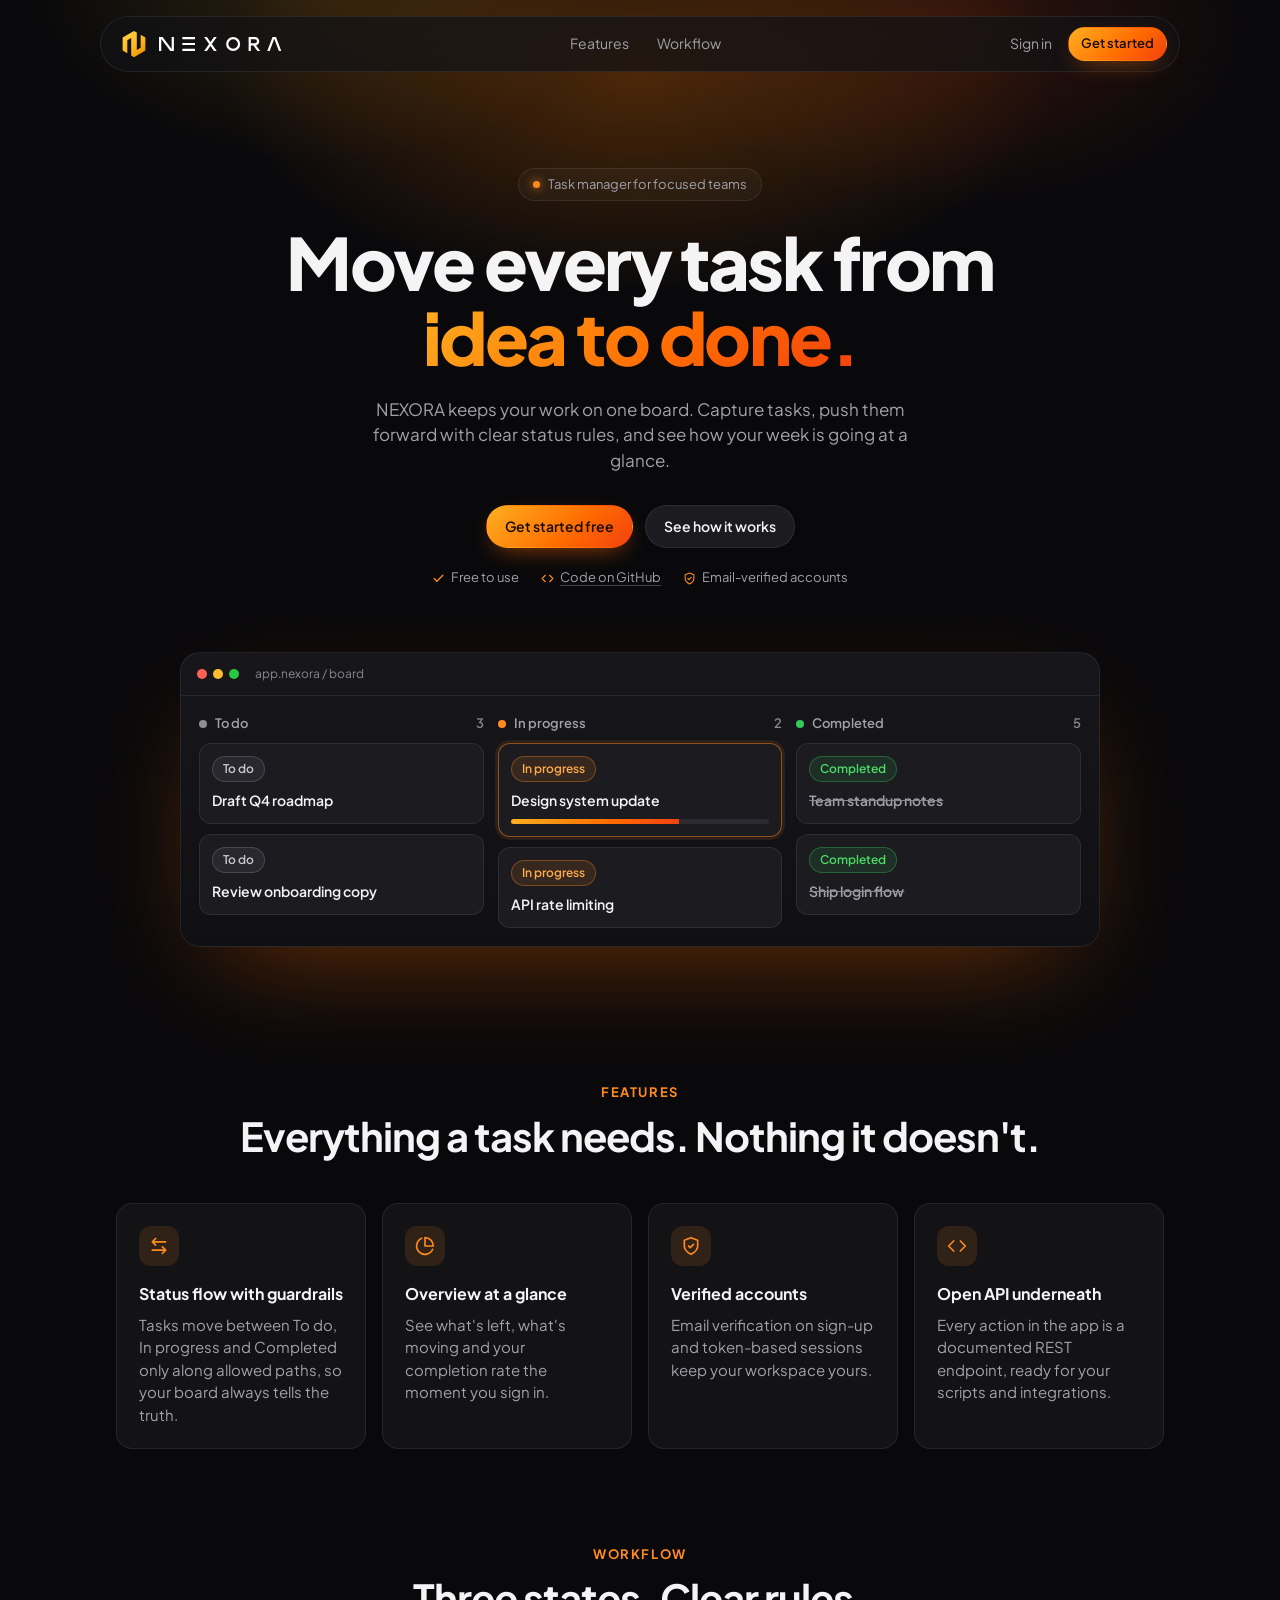
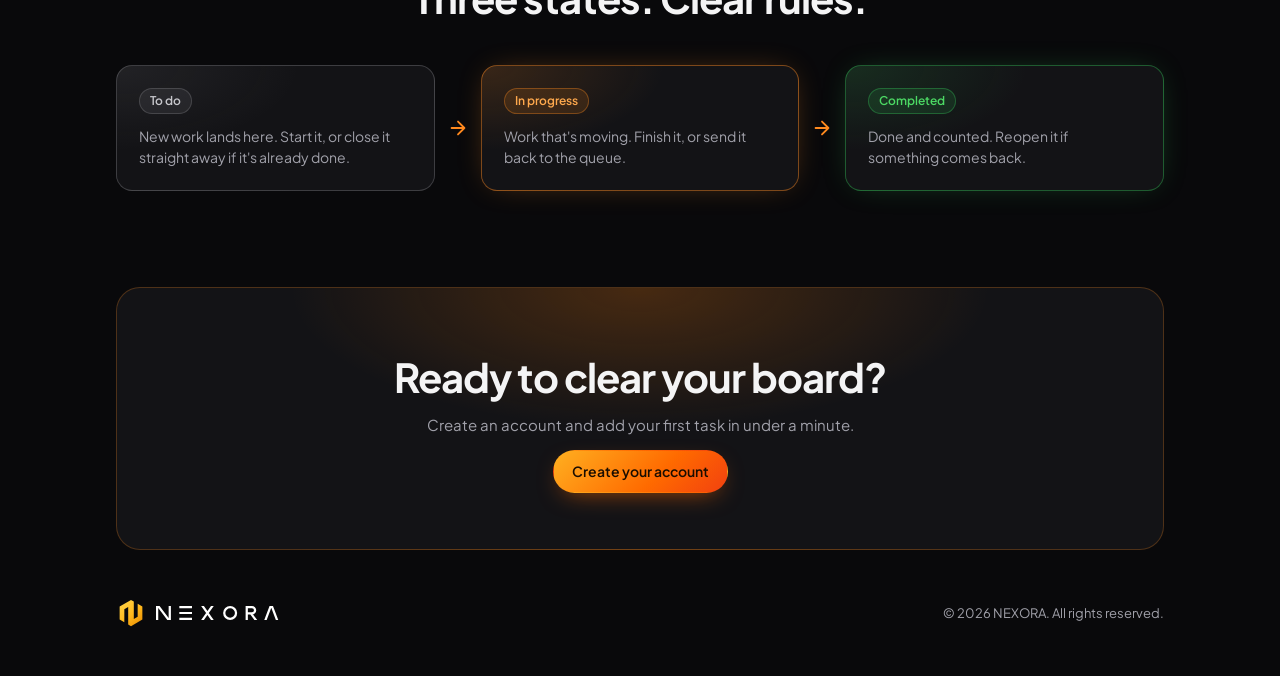
<file: web/index.html>
<!doctype html>
<html lang="en">
<head>
  <meta charset="utf-8">
  <meta name="viewport" content="width=device-width, initial-scale=1">
  <title>NEXORA</title>
  <meta name="description" content="NEXORA is a task manager that moves every task from idea to done.">
  <link rel="icon" href="assets/logo.svg" type="image/svg+xml">
  <link rel="preconnect" href="https://fonts.googleapis.com">
  <link rel="preconnect" href="https://fonts.gstatic.com" crossorigin>
  <link href="https://fonts.googleapis.com/css2?family=Plus+Jakarta+Sans:wght@400;500;600;700;800&display=swap" rel="stylesheet">
  <link rel="stylesheet" href="css/base.css">
  <link rel="stylesheet" href="css/landing.css">
</head>
<body>
  <div class="glow" aria-hidden="true"></div>

  <header class="nav-wrap">
    <nav class="nav">
      <a class="logo" href="index.html"><img src="assets/logo.svg" alt=""><img class="wordmark" src="assets/wordmark.svg" alt="NEXORA"></a>
      <div class="nav-links">
        <a href="#features">Features</a>
        <a href="#workflow">Workflow</a>
      </div>
      <div class="nav-actions">
        <a class="nav-signin" href="auth.html">Sign in</a>
        <a class="btn btn-primary btn-sm" href="auth.html#register">Get started</a>
      </div>
    </nav>
  </header>

  <main>
    <section class="hero">
      <p class="eyebrow"><span class="eyebrow-dot"></span>Task manager for focused teams</p>
      <h1>Move every task from<br><span class="grad-text">idea to done.</span></h1>
      <p class="lede">NEXORA keeps your work on one board. Capture tasks, push them forward with clear status rules, and see how your week is going at a glance.</p>
      <div class="hero-cta">
        <a class="btn btn-primary" href="auth.html#register">Get started free</a>
        <a class="btn" href="#workflow">See how it works</a>
      </div>
      <ul class="proof">
        <li><svg class="icon"><use href="assets/icons.svg#check"/></svg>Free to use</li>
        <li><svg class="icon"><use href="assets/icons.svg#code"/></svg><a href="https://github.com/Troy2727/NEXORA" target="_blank" rel="noopener">Code on GitHub</a></li>
        <li><svg class="icon"><use href="assets/icons.svg#shield-check"/></svg>Email-verified accounts</li>
      </ul>

      <div class="mockup" aria-hidden="true">
        <div class="mockup-bar">
          <span class="dots"><i></i><i></i><i></i></span>
          <span class="mockup-url">app.nexora / board</span>
        </div>
        <div class="mockup-board">
          <div class="m-col">
            <p class="m-head"><span class="dot tone-gray"></span>To do <b>3</b></p>
            <div class="m-card"><span class="pill tone-gray">To do</span><p>Draft Q4 roadmap</p></div>
            <div class="m-card"><span class="pill tone-gray">To do</span><p>Review onboarding copy</p></div>
          </div>
          <div class="m-col">
            <p class="m-head"><span class="dot tone-orange"></span>In progress <b>2</b></p>
            <div class="m-card active"><span class="pill tone-orange">In progress</span><p>Design system update</p><span class="m-bar"><i style="width:65%"></i></span></div>
            <div class="m-card"><span class="pill tone-orange">In progress</span><p>API rate limiting</p></div>
          </div>
          <div class="m-col">
            <p class="m-head"><span class="dot tone-green"></span>Completed <b>5</b></p>
            <div class="m-card done"><span class="pill tone-green">Completed</span><p>Team standup notes</p></div>
            <div class="m-card done"><span class="pill tone-green">Completed</span><p>Ship login flow</p></div>
          </div>
        </div>
      </div>
    </section>

    <section class="section" id="features">
      <p class="kicker">Features</p>
      <h2>Everything a task needs. Nothing it doesn't.</h2>
      <div class="features">
        <article class="feature">
          <span class="f-icon"><svg class="icon"><use href="assets/icons.svg#arrows"/></svg></span>
          <h3>Status flow with guardrails</h3>
          <p>Tasks move between To do, In progress and Completed only along allowed paths, so your board always tells the truth.</p>
        </article>
        <article class="feature">
          <span class="f-icon"><svg class="icon"><use href="assets/icons.svg#pie-chart"/></svg></span>
          <h3>Overview at a glance</h3>
          <p>See what's left, what's moving and your completion rate the moment you sign in.</p>
        </article>
        <article class="feature">
          <span class="f-icon"><svg class="icon"><use href="assets/icons.svg#shield-check"/></svg></span>
          <h3>Verified accounts</h3>
          <p>Email verification on sign-up and token-based sessions keep your workspace yours.</p>
        </article>
        <article class="feature">
          <span class="f-icon"><svg class="icon"><use href="assets/icons.svg#code"/></svg></span>
          <h3>Open API underneath</h3>
          <p>Every action in the app is a documented REST endpoint, ready for your scripts and integrations.</p>
        </article>
      </div>
    </section>

    <section class="section" id="workflow">
      <p class="kicker">Workflow</p>
      <h2>Three states. Clear rules.</h2>
      <div class="flow">
        <div class="flow-step step-gray">
          <span class="pill tone-gray">To do</span>
          <p>New work lands here. Start it, or close it straight away if it's already done.</p>
        </div>
        <svg class="icon flow-arrow" aria-hidden="true"><use href="assets/icons.svg#arrow-right"/></svg>
        <div class="flow-step step-orange">
          <span class="pill tone-orange">In progress</span>
          <p>Work that's moving. Finish it, or send it back to the queue.</p>
        </div>
        <svg class="icon flow-arrow" aria-hidden="true"><use href="assets/icons.svg#arrow-right"/></svg>
        <div class="flow-step step-green">
          <span class="pill tone-green">Completed</span>
          <p>Done and counted. Reopen it if something comes back.</p>
        </div>
      </div>
    </section>

    <section class="cta">
      <h2>Ready to clear your board?</h2>
      <p class="muted">Create an account and add your first task in under a minute.</p>
      <a class="btn btn-primary" href="auth.html#register">Create your account</a>
    </section>
  </main>

  <footer class="footer">
    <a class="logo" href="index.html"><img src="assets/logo.svg" alt=""><img class="wordmark" src="assets/wordmark.svg" alt="NEXORA"></a>
    <p class="muted small">© 2026 NEXORA. All rights reserved.</p>
  </footer>
</body>
</html>
</file>
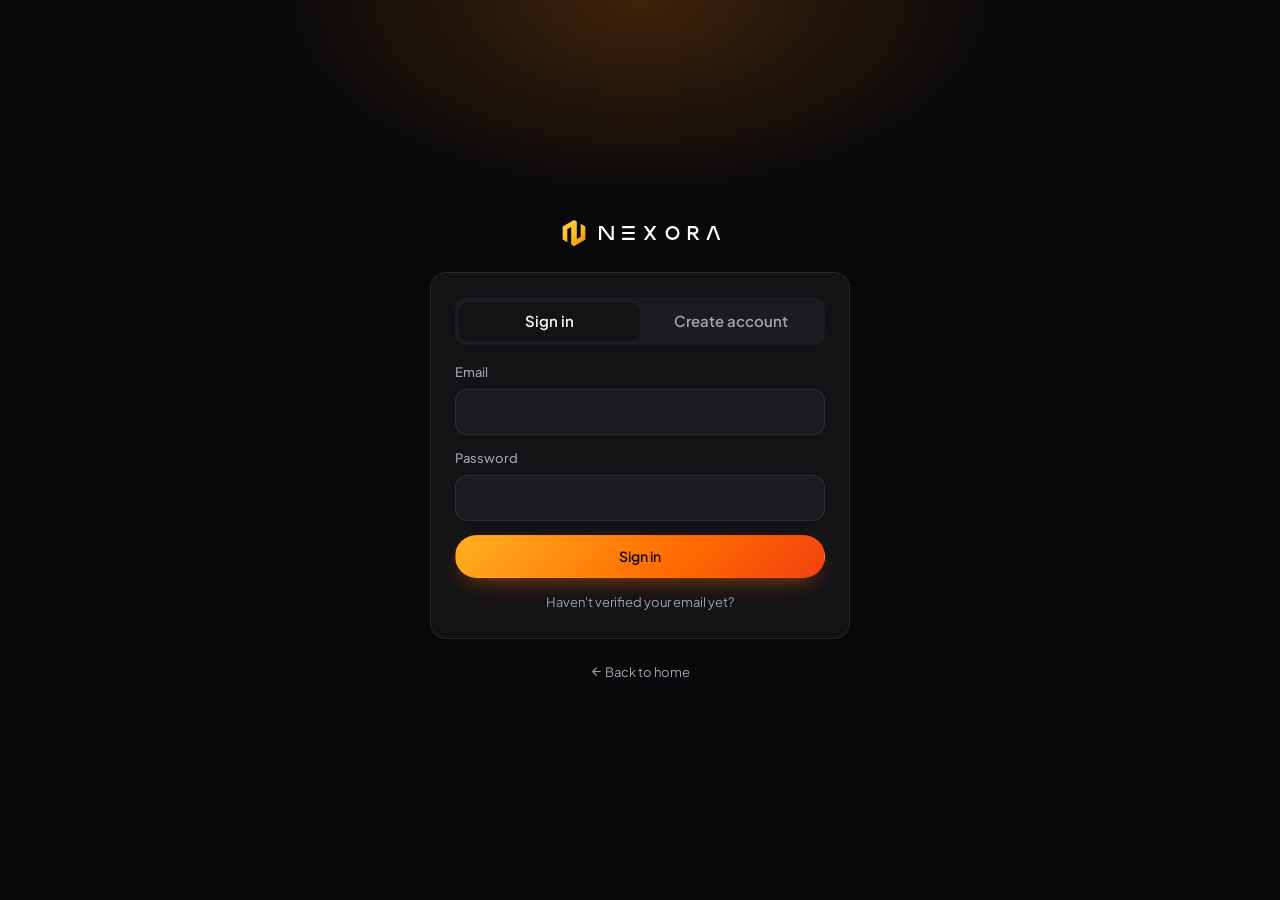
<file: web/app.html>
<!doctype html>
<html lang="en">
<head>
  <meta charset="utf-8">
  <meta name="viewport" content="width=device-width, initial-scale=1">
  <title>Dashboard · NEXORA</title>
  <link rel="icon" href="assets/logo.svg" type="image/svg+xml">
  <link rel="preconnect" href="https://fonts.googleapis.com">
  <link rel="preconnect" href="https://fonts.gstatic.com" crossorigin>
  <link href="https://fonts.googleapis.com/css2?family=Plus+Jakarta+Sans:wght@400;500;600;700;800&display=swap" rel="stylesheet">
  <link rel="stylesheet" href="css/base.css">
  <link rel="stylesheet" href="css/app.css">
  <link rel="stylesheet" href="css/calendar.css">
  <link rel="stylesheet" href="css/pages.css">
  <link rel="stylesheet" href="css/team.css">
</head>
<body class="is-loading">
  <div class="app">
    <aside class="sidebar">
      <a class="logo" href="index.html"><img src="assets/logo.svg" alt=""><img class="wordmark" src="assets/wordmark.svg" alt="NEXORA"></a>

      <nav class="side-nav">
        <button class="nav-item active" data-view="overview">
          <svg viewBox="0 0 24 24"><path d="M4 4h7v7H4zM13 4h7v7h-7zM4 13h7v7H4zM13 13h7v7h-7z"/></svg>
          Overview
        </button>
        <button class="nav-item" data-view="board">
          <svg viewBox="0 0 24 24"><path d="M5 4h14a1 1 0 0 1 1 1v14a1 1 0 0 1-1 1H5a1 1 0 0 1-1-1V5a1 1 0 0 1 1-1zm3.5 8.5 2.5 2.5 5-5" fill="none" stroke="currentColor" stroke-width="2" stroke-linecap="round" stroke-linejoin="round"/></svg>
          Tasks
          <span class="badge" id="nav-count" hidden></span>
        </button>
        <button class="nav-item" data-view="time"><svg><use href="assets/icons.svg#timer"/></svg>Time<span class="live-dot" id="nav-timer" title="Timer running" hidden></span></button>
        <button class="nav-item" data-view="goals"><svg><use href="assets/icons.svg#target"/></svg>Goals</button>
        <button class="nav-item" data-view="reports"><svg><use href="assets/icons.svg#bar-chart"/></svg>Reports</button>
        <span class="side-divider" aria-hidden="true"></span>
        <button class="nav-item" data-view="team"><svg><use href="assets/icons.svg#users"/></svg>Team<span class="badge" id="nav-invites" title="Team invitations" hidden></span></button>
        <button class="nav-item" data-view="calendar">
          <svg viewBox="0 0 24 24"><path d="M8 3v3M16 3v3M4 10h16M5 5h14a1 1 0 0 1 1 1v13a1 1 0 0 1-1 1H5a1 1 0 0 1-1-1V6a1 1 0 0 1 1-1z" fill="none" stroke="currentColor" stroke-width="2" stroke-linecap="round" stroke-linejoin="round"/></svg>
          Calendar
        </button>
        <button class="nav-item" data-view="messages"><svg><use href="assets/icons.svg#message"/></svg>Messages<span class="badge" id="nav-unread" title="Unread messages" hidden></span></button>
        <button class="nav-item" data-view="settings"><svg><use href="assets/icons.svg#settings"/></svg>Settings</button>
      </nav>

      <div class="side-card">
        <p class="side-card-title">Plan your next move</p>
        <p class="small">Capture it now, sort it out later.</p>
        <button class="btn btn-light btn-sm" data-action="new">New task <svg class="icon"><use href="assets/icons.svg#arrow-right"/></svg></button>
      </div>

      <div class="profile">
        <button class="avatar avatar-sm avatar-btn" id="side-avatar" data-action="photo" title="Change profile photo" aria-label="Change profile photo"></button>
        <div class="profile-text">
          <p class="profile-name" id="profile-name"></p>
          <p class="profile-email" id="profile-email"></p>
        </div>
        <button class="icon-btn" id="signout" title="Sign out" aria-label="Sign out">
          <svg class="icon"><use href="assets/icons.svg#log-out"/></svg>
        </button>
      </div>
    </aside>

    <main class="main">
      <header class="topbar">
        <div>
          <p class="muted small">Welcome back,</p>
          <h1><span id="greeting">…</span> <svg class="icon wave" aria-hidden="true"><use href="assets/icons.svg#hand"/></svg></h1>
          <p class="muted small"><span id="today"></span> · Here's where your tasks stand today.</p>
        </div>
        <div class="topbar-actions">
          <button class="icon-btn icon-btn-accent" data-action="search" title="Search tasks (/)" aria-label="Search tasks"><svg class="icon"><use href="assets/icons.svg#search"/></svg></button>
          <button class="icon-btn icon-btn-accent" title="Notifications" aria-label="Notifications"><svg class="icon"><use href="assets/icons.svg#bell"/></svg></button>
          <button class="btn btn-primary" data-action="new" title="New task (N)"><svg class="icon"><use href="assets/icons.svg#plus"/></svg> New task <kbd>N</kbd></button>
          <button class="avatar avatar-btn" id="avatar" data-action="photo" title="Change profile photo" aria-label="Change profile photo"></button>
        </div>
      </header>

      <p class="alert" id="load-error" hidden></p>

      <section class="card welcome" id="welcome" hidden>
        <span class="welcome-icon"><svg class="icon"><use href="assets/icons.svg#zap"/></svg></span>
        <h2>Let's put your first task on the board</h2>
        <p class="muted">Add something you're working on. Your progress, activity and what's next will show up here as soon as you do.</p>
        <button class="btn btn-primary" data-action="new"><svg class="icon"><use href="assets/icons.svg#plus"/></svg> Create your first task</button>
        <ol class="steps">
          <li><span>1</span>Create a task</li>
          <li><span>2</span>Start it when you begin</li>
          <li><span>3</span>Complete it when it's done</li>
        </ol>
      </section>

      <section class="view overview" id="view-overview">
        <div class="card focus">
          <h2 class="card-title"><svg class="icon ic"><use href="assets/icons.svg#zap"/></svg>Today's focus</h2>
          <div class="focus-stats">
            <div class="stat"><span class="ring tone-orange"><svg class="icon"><use href="assets/icons.svg#clock"/></svg></span><div><b id="stat-left">0</b><p>Tasks left</p><p class="stat-note" id="note-left"></p></div></div>
            <div class="stat"><span class="ring tone-gray"><svg class="icon"><use href="assets/icons.svg#play"/></svg></span><div><b id="stat-progress">0</b><p>In progress</p><p class="stat-note" id="note-progress"></p></div></div>
            <div class="stat"><span class="ring tone-green"><svg class="icon"><use href="assets/icons.svg#check"/></svg></span><div><b id="stat-rate">0%</b><p>Completion rate</p><p class="stat-note" id="note-rate"></p></div></div>
          </div>
          <div class="focus-note" id="focus-note"></div>
        </div>

        <div class="card hero-card">
          <p class="hero-kicker">Progress</p>
          <b class="hero-pct" id="goal-pct">0%</b>
          <p id="goal-sub">0 of 0 tasks completed</p>
          <span class="bar"><i id="goal-bar"></i></span>
          <button class="btn btn-dark btn-sm" data-view="board">Open board</button>
        </div>

        <div class="card trend">
          <h2 class="card-title"><svg class="icon ic"><use href="assets/icons.svg#trending-up"/></svg>Activity <span class="muted small">· tasks updated, last 7 days</span></h2>
          <div class="trend-head"><b id="trend-total">0</b><span class="muted small">updates this week</span><span class="delta" id="trend-delta"></span></div>
          <div id="trend-chart"></div>
        </div>

        <div class="card donut-card">
          <h2 class="card-title">Task overview</h2>
          <div class="donut-wrap">
            <div class="donut" id="donut"></div>
            <ul class="legend" id="legend"></ul>
          </div>
        </div>

        <div class="card recent">
          <h2 class="card-title">Recent activity</h2>
          <ul class="list" id="recent"></ul>
        </div>

        <div class="card upnext">
          <h2 class="card-title">Up next</h2>
          <ul class="list" id="upnext"></ul>
        </div>
      </section>

      <section class="view" id="view-board" hidden>
        <div class="board-toolbar">
          <input class="input search" id="search" type="search" placeholder="Search tasks…" aria-label="Search tasks">
        </div>
        <div class="board" id="board"></div>
      </section>

      <section class="view cal" id="view-calendar" hidden>
        <div class="cal-toolbar">
          <div>
            <h2 id="cal-title"></h2>
            <p class="muted small" id="cal-sub"></p>
          </div>
          <div class="cal-actions">
            <input class="input cal-search" id="cal-search" type="search" placeholder="Search your schedule…" aria-label="Search scheduled tasks">
            <button class="btn btn-sm" data-cal="prev" aria-label="Previous week"><svg class="icon"><use href="assets/icons.svg#chevron-left"/></svg><span class="cal-btn-label">Prev</span></button>
            <button class="btn btn-sm" data-cal="today">Today</button>
            <button class="btn btn-sm" data-cal="next" aria-label="Next week"><span class="cal-btn-label">Next</span><svg class="icon"><use href="assets/icons.svg#chevron-right"/></svg></button>
          </div>
        </div>
        <div class="cal-body">
          <aside class="cal-side">
            <div class="mini-cal" id="mini-cal"></div>
            <div>
              <p class="cal-side-title">Next up</p>
              <ul class="next-up" id="next-up"></ul>
            </div>
          </aside>
          <div class="week-wrap" id="week-wrap"></div>
        </div>
        <div class="cal-footer" id="cal-footer"></div>
      </section>

      <section class="view page" id="view-time" hidden>
        <div class="page-head">
          <h2>Time</h2>
          <p class="muted small">Track focused time against your tasks. Entries are saved in this browser.</p>
        </div>
        <div class="page-grid">
          <div class="card timer-card">
            <h3 class="card-title"><svg class="icon ic"><use href="assets/icons.svg#timer"/></svg>Timer</h3>
            <label class="field"><span class="muted small">Working on</span>
              <select class="input" id="timer-task"></select></label>
            <b class="timer-display" id="timer-display">00:00:00</b>
            <button class="btn btn-primary" data-action="timer-toggle" id="timer-toggle"></button>
          </div>
          <div class="card">
            <h3 class="card-title">Totals</h3>
            <div class="kpis kpis-2">
              <div class="kpi"><span>Today</span><b id="time-today">0m</b></div>
              <div class="kpi"><span>This week</span><b id="time-week">0m</b></div>
            </div>
          </div>
          <div class="card span-2">
            <h3 class="card-title">Today's sessions</h3>
            <ul class="list" id="time-entries"></ul>
          </div>
        </div>
      </section>

      <section class="view page" id="view-goals" hidden>
        <div class="page-head">
          <h2>Goals</h2>
          <p class="muted small">Set targets for your week. Targets are saved in this browser.</p>
        </div>
        <div class="page-grid">
          <div class="card goal-card">
            <h3 class="card-title"><svg class="icon ic"><use href="assets/icons.svg#target"/></svg>Weekly goal</h3>
            <p class="goal-line"><b id="goal-week-done">0</b> of <b id="goal-week-target">0</b> tasks completed this week</p>
            <span class="goal-bar"><i id="goal-week-bar"></i></span>
            <p class="muted small" id="goal-week-note"></p>
            <form class="goal-form" data-goal="weekly">
              <label class="muted small" for="goal-week-input">Target</label>
              <input class="input" id="goal-week-input" type="number" min="1" max="200" required>
              <button class="btn btn-sm" type="submit">Save</button>
            </form>
          </div>
          <div class="card goal-card">
            <h3 class="card-title"><svg class="icon ic"><use href="assets/icons.svg#timer"/></svg>Daily focus</h3>
            <p class="goal-line"><b id="goal-focus-done">0m</b> of <b id="goal-focus-target">0m</b> focused today</p>
            <span class="goal-bar"><i id="goal-focus-bar"></i></span>
            <p class="muted small">Uses the time you track on the Time page.</p>
            <form class="goal-form" data-goal="focus">
              <label class="muted small" for="goal-focus-input">Minutes</label>
              <input class="input" id="goal-focus-input" type="number" min="5" max="960" step="5" required>
              <button class="btn btn-sm" type="submit">Save</button>
            </form>
          </div>
        </div>
      </section>

      <section class="view page" id="view-reports" hidden>
        <div class="page-head page-head-row">
          <div>
            <h2>Reports</h2>
            <p class="muted small">Live numbers from your tasks.</p>
          </div>
          <button class="btn btn-sm" data-action="export"><svg class="icon"><use href="assets/icons.svg#download"/></svg> Export CSV</button>
        </div>
        <div class="kpis" id="report-kpis"></div>
        <div class="page-grid">
          <div class="card span-2">
            <div class="chart-head">
              <div>
                <h3 class="card-title"><svg class="icon ic"><use href="assets/icons.svg#bar-chart"/></svg>Created vs completed</h3>
                <p class="muted small">Tasks per week, last 8 weeks</p>
              </div>
              <ul class="chart-legend" id="report-legend"></ul>
            </div>
            <div class="chart" id="report-weekly"></div>
          </div>
          <div class="card">
            <h3 class="card-title">Status breakdown</h3>
            <div id="report-status"></div>
          </div>
          <div class="card">
            <h3 class="card-title">Overdue</h3>
            <ul class="list" id="report-overdue"></ul>
          </div>
        </div>
      </section>

      <section class="view page" id="view-team" hidden>
        <div class="page-head"><h2>Team</h2></div>
        <div class="team-root" id="team-root"></div>
      </section>

      <section class="view page" id="view-messages" hidden>
        <div class="page-head"><h2>Messages</h2></div>
        <div class="card soon-card" id="chat-empty" hidden>
          <span class="welcome-icon"><svg class="icon"><use href="assets/icons.svg#message"/></svg></span>
          <h3>Chat with your team</h3>
          <p class="muted">Messages are shared with everyone in your team. Create a team or accept an invite to start chatting.</p>
          <button class="btn btn-primary" data-view="team">Go to Team</button>
        </div>
        <div class="card chat" id="chat" hidden>
          <div class="chat-head">
            <div><h3 id="chat-title"></h3><p class="muted small" id="chat-sub"></p></div>
            <div class="chat-faces" id="chat-faces"></div>
          </div>
          <div class="chat-log" id="chat-log" role="log" aria-live="polite" tabindex="0"></div>
          <form class="chat-compose" id="chat-form">
            <textarea class="input" id="chat-input" rows="1" maxlength="2000" placeholder="Message your team…" aria-label="Message"></textarea>
            <button class="btn btn-primary" type="submit"><svg class="icon"><use href="assets/icons.svg#send"/></svg> Send</button>
          </form>
          <p class="muted small chat-hint">Enter to send · Shift+Enter for a new line</p>
        </div>
      </section>

      <section class="view page" id="view-settings" hidden>
        <div class="page-head"><h2>Settings</h2></div>
        <div class="page-grid">
          <div class="card">
            <h3 class="card-title">Profile</h3>
            <div class="photo-row">
              <span class="avatar avatar-lg" id="settings-avatar" aria-hidden="true"></span>
              <div class="photo-actions">
                <div class="photo-buttons">
                  <button class="btn btn-sm" data-action="photo">Upload photo</button>
                  <button class="btn btn-ghost btn-sm" data-action="photo-remove" id="photo-remove" hidden>Remove</button>
                </div>
                <p class="muted small">PNG, JPEG or WebP. It's cropped to a square.</p>
              </div>
            </div>
            <form class="settings-form" id="profile-form">
              <p class="alert" hidden></p>
              <div class="form-row">
                <div class="field"><label for="set-first">First name</label>
                  <input class="input" id="set-first" name="first_name" maxlength="100" autocomplete="given-name"></div>
                <div class="field"><label for="set-last">Last name</label>
                  <input class="input" id="set-last" name="last_name" maxlength="100" autocomplete="family-name"></div>
              </div>
              <div class="field"><label for="set-email">Email</label>
                <input class="input" id="set-email" type="email" readonly aria-describedby="email-note">
                <p class="muted small" id="email-note">Changing your email needs a new verification step, which isn't available yet.</p></div>
              <button class="btn btn-primary btn-sm" type="submit">Save profile</button>
            </form>
          </div>
          <div class="card">
            <h3 class="card-title">Password</h3>
            <form class="settings-form" id="password-form">
              <p class="alert" hidden></p>
              <div class="field"><label for="set-current">Current password</label>
                <input class="input" id="set-current" name="current_password" type="password" autocomplete="current-password" required></div>
              <div class="field"><label for="set-new">New password</label>
                <input class="input" id="set-new" name="new_password" type="password" autocomplete="new-password" minlength="8" maxlength="128" required>
                <p class="muted small">At least 8 characters.</p></div>
              <div class="field"><label for="set-confirm">Confirm new password</label>
                <input class="input" id="set-confirm" name="confirm" type="password" autocomplete="new-password" required></div>
              <button class="btn btn-primary btn-sm" type="submit">Change password</button>
            </form>
          </div>
          <div class="card">
            <h3 class="card-title">Preferences</h3>
            <form class="settings-form" id="prefs-form">
              <div class="field"><label for="set-start">Open this page after signing in</label>
                <select class="input" id="set-start" name="startView">
                  <option value="overview">Overview</option>
                  <option value="board">Tasks</option>
                  <option value="calendar">Calendar</option>
                </select></div>
              <p class="muted small">Saved in this browser.</p>
            </form>
          </div>
          <div class="card">
            <h3 class="card-title">Account</h3>
            <dl class="details" id="settings-profile"></dl>
            <p class="muted small">Connected to <code id="settings-api"></code></p>
            <button class="btn btn-sm" data-action="signout"><svg class="icon"><use href="assets/icons.svg#log-out"/></svg> Sign out</button>
          </div>
          <div class="card">
            <h3 class="card-title">Keyboard shortcuts</h3>
            <dl class="details">
              <dt><kbd>N</kbd></dt><dd>New task</dd>
              <dt><kbd>/</kbd></dt><dd>Search tasks</dd>
              <dt><kbd>Esc</kbd></dt><dd>Close a dialog</dd>
            </dl>
          </div>
          <div class="card">
            <h3 class="card-title">Data in this browser</h3>
            <p class="muted small">Time entries, goal targets and preferences are stored on this device only.</p>
            <button class="btn btn-danger btn-sm" data-action="clear-local">Clear time entries, goals and preferences</button>
          </div>
          <div class="card span-2 danger-card">
            <h3 class="card-title">Delete account</h3>
            <p class="muted small">Permanently deletes your account, your profile photo and all of your tasks. This can't be undone.</p>
            <form class="settings-form danger-form" id="delete-form">
              <p class="alert" hidden></p>
              <div class="field"><label for="set-delete-pass">Confirm with your password</label>
                <input class="input" id="set-delete-pass" name="password" type="password" autocomplete="current-password" required></div>
              <button class="btn btn-danger btn-sm" type="submit">Delete my account</button>
            </form>
          </div>
        </div>
      </section>
    </main>
  </div>

  <dialog class="dialog" id="task-dialog">
    <form method="dialog" class="dialog-body" id="task-form">
      <h2 id="dialog-title">New task</h2>
      <p class="alert" id="dialog-error" hidden></p>
      <div class="field"><label for="task-title">Title</label>
        <input class="input" id="task-title" name="title" maxlength="255" required></div>
      <div class="field"><label for="task-description">Description</label>
        <textarea class="input" id="task-description" name="description" maxlength="1000"></textarea></div>
      <div class="field"><label for="task-due">Due <span class="muted">(optional)</span></label>
        <input class="input" id="task-due" name="due" type="datetime-local" max="9999-12-31T23:59"></div>
      <div class="dialog-actions">
        <button class="btn btn-danger" type="button" id="task-delete" hidden>Delete</button>
        <span class="spacer"></span>
        <button class="btn btn-ghost" type="button" id="task-cancel">Cancel</button>
        <button class="btn btn-primary" type="submit" id="task-save">Save</button>
      </div>
    </form>
  </dialog>

  <div class="toast" id="toast" role="status" hidden></div>
  <input type="file" id="photo-input" accept="image/png,image/jpeg,image/webp" hidden>

  <script type="module" src="js/app.js"></script>
</body>
</html>
</file>
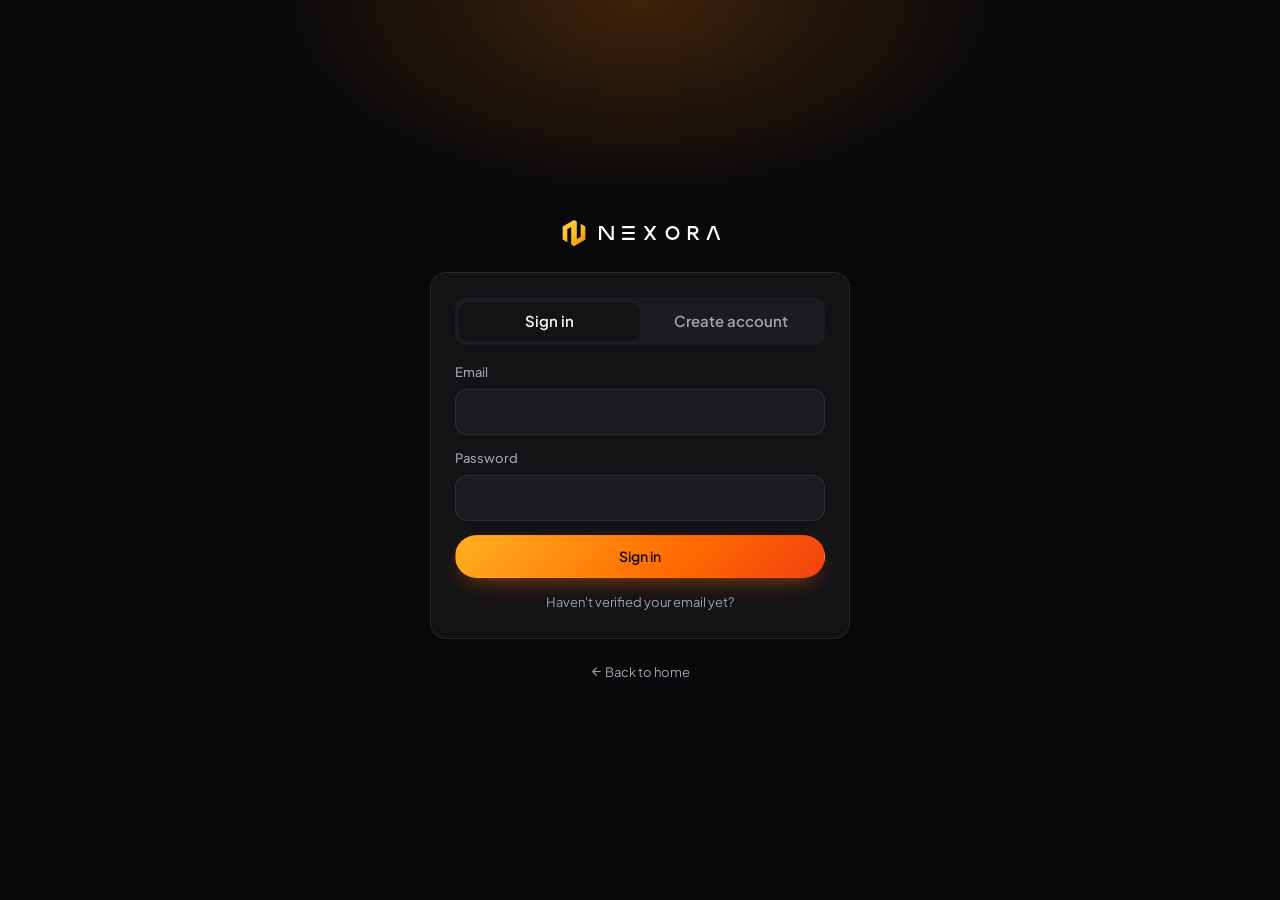
<file: web/auth.html>
<!doctype html>
<html lang="en">
<head>
  <meta charset="utf-8">
  <meta name="viewport" content="width=device-width, initial-scale=1">
  <title>Sign in · NEXORA</title>
  <link rel="icon" href="assets/logo.svg" type="image/svg+xml">
  <link rel="preconnect" href="https://fonts.googleapis.com">
  <link rel="preconnect" href="https://fonts.gstatic.com" crossorigin>
  <link href="https://fonts.googleapis.com/css2?family=Plus+Jakarta+Sans:wght@400;500;600;700;800&display=swap" rel="stylesheet">
  <link rel="stylesheet" href="css/base.css">
  <link rel="stylesheet" href="css/auth.css">
</head>
<body>
  <main class="auth">
    <a class="logo" href="index.html"><img src="assets/logo.svg" alt=""><img class="wordmark" src="assets/wordmark.svg" alt="NEXORA"></a>

    <div class="card auth-card">
      <div class="tabs" role="tablist">
        <button class="tab" data-panel="login" role="tab">Sign in</button>
        <button class="tab" data-panel="register" role="tab">Create account</button>
      </div>

      <p class="alert" id="message" hidden></p>

      <form class="panel" id="login">
        <div class="field"><label for="login-email">Email</label>
          <input class="input" id="login-email" name="email" type="email" autocomplete="email" required></div>
        <div class="field"><label for="login-password">Password</label>
          <input class="input" id="login-password" name="password" type="password" autocomplete="current-password" required></div>
        <button class="btn btn-primary" type="submit">Sign in</button>
        <button class="link" type="button" data-panel="verify">Haven't verified your email yet?</button>
      </form>

      <form class="panel" id="register" hidden>
        <div class="row">
          <div class="field"><label for="reg-first">First name</label>
            <input class="input" id="reg-first" name="first_name" autocomplete="given-name"></div>
          <div class="field"><label for="reg-last">Last name</label>
            <input class="input" id="reg-last" name="last_name" autocomplete="family-name"></div>
        </div>
        <div class="field"><label for="reg-email">Email</label>
          <input class="input" id="reg-email" name="email" type="email" autocomplete="email" required></div>
        <div class="field"><label for="reg-password">Password</label>
          <input class="input" id="reg-password" name="password" type="password" autocomplete="new-password" required></div>
        <button class="btn btn-primary" type="submit">Create account</button>
      </form>

      <form class="panel" id="verify" hidden>
        <p class="muted small">Enter the 6-digit code we emailed you. Codes expire after a minute, so send a new one if needed.</p>
        <div class="field"><label for="verify-email">Email</label>
          <input class="input" id="verify-email" name="email" type="email" autocomplete="email" required></div>
        <div class="field"><label for="verify-code">Verification code</label>
          <input class="input code" id="verify-code" name="code" inputmode="numeric" pattern="\d{6}" maxlength="6" autocomplete="one-time-code" required></div>
        <button class="btn btn-primary" type="submit">Verify email</button>
        <button class="btn" type="button" id="send-code">Send code</button>
      </form>
    </div>

    <p class="muted small"><a href="index.html"><svg class="icon"><use href="assets/icons.svg#arrow-left"/></svg> Back to home</a></p>
  </main>
  <script type="module" src="js/auth.js"></script>
</body>
</html>
</file>
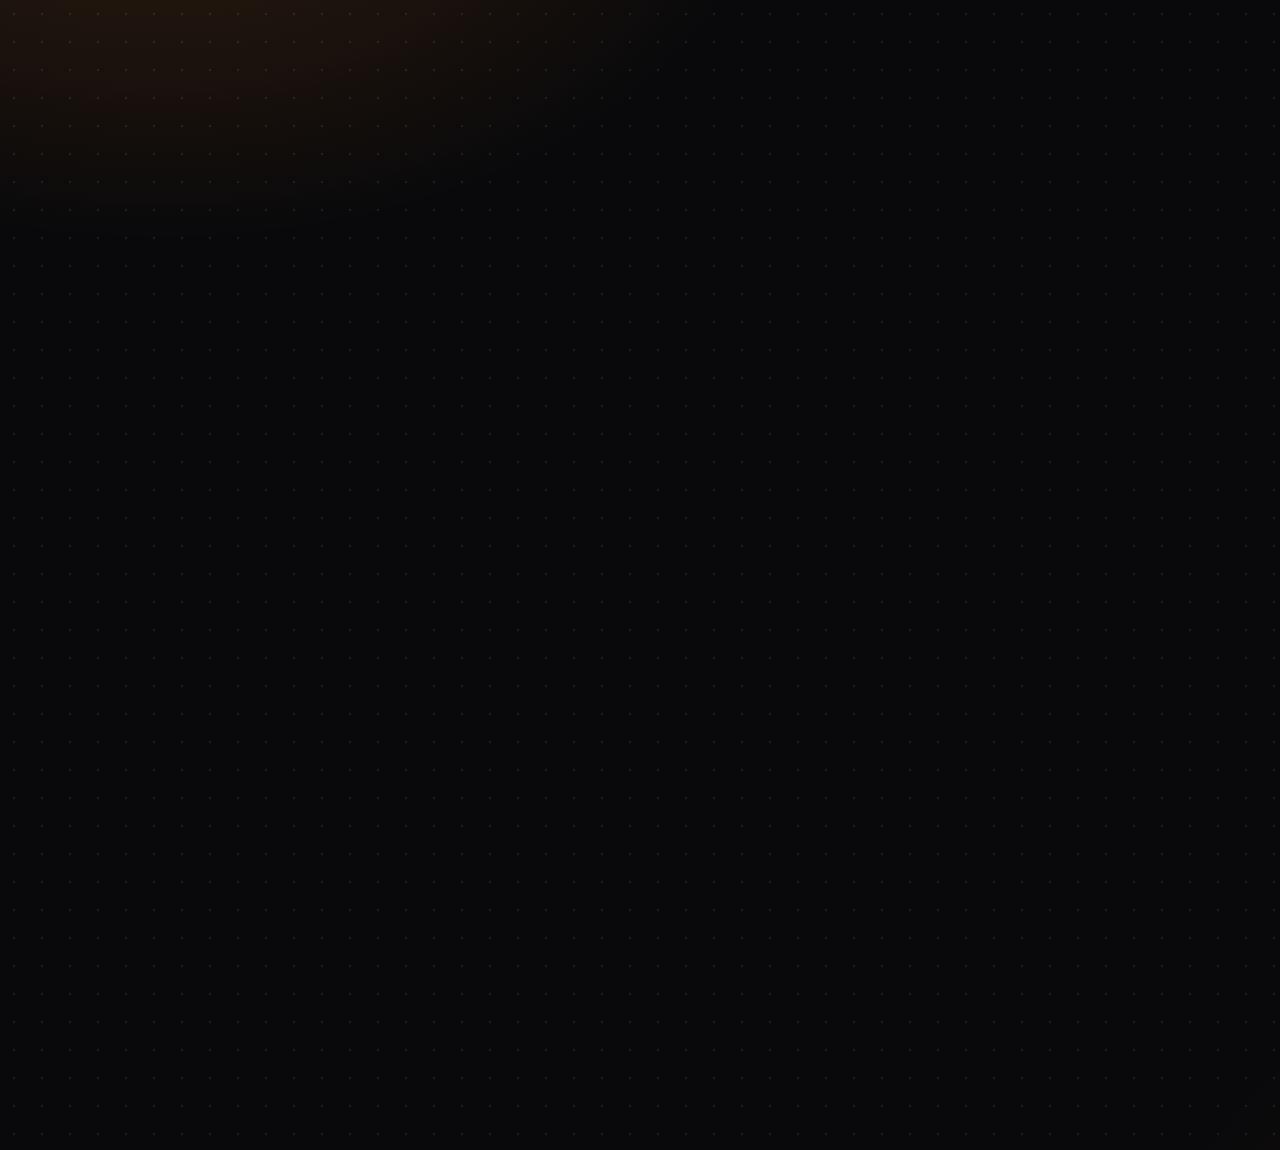
<file: docs/diagrams/compositions/architecture.html>
<!doctype html>
<html lang="en">
  <head>
    <meta charset="UTF-8" />
    <meta name="viewport" content="width=1600, height=1150" />
    <script src="https://cdn.jsdelivr.net/npm/gsap@3.14.2/dist/gsap.min.js"></script>
    <link
      href="https://fonts.googleapis.com/css2?family=JetBrains+Mono:wght@400;500&family=Plus+Jakarta+Sans:wght@500;600;700;800&display=block"
      rel="stylesheet"
    />
    <link rel="stylesheet" href="../diagram.css" />
  </head>
  <body>
    <div id="architecture" data-composition-id="architecture" data-start="0" data-duration="10" data-width="1600" data-height="1150">
      <script src="../diagram.js"></script>
      <script>
        window.__timelines["architecture"] = NexoraDiagram.boxes(document.getElementById("architecture"), "NEXORA architecture", {
          groups: [{ x1: 410, y1: 300, x2: 1555, y2: 610, label: "FASTAPI SERVICE" }],
          nodes: [
            { x: 35, y: 380, w: 290, h: 170, tag: "BROWSER", title: "Web app", sub: "HTML · CSS · JS" },
            { x: 440, y: 380, w: 300, h: 170, tag: "API", title: "Routers", sub: "auth · user · task · team" },
            { x: 815, y: 380, w: 300, h: 170, tag: "CORE", title: "Use cases", sub: "rules · permissions", core: true },
            { x: 1190, y: 380, w: 300, h: 170, tag: "DATA", title: "Repositories", sub: "SQLAlchemy async" },
            { x: 440, y: 770, w: 300, h: 170, tag: "CACHE", title: "Redis", sub: "verification codes" },
            { x: 815, y: 770, w: 300, h: 170, tag: "MAIL", title: "SMTP", sub: "MailCatcher in dev" },
            { x: 1190, y: 770, w: 300, h: 170, tag: "DB", title: "PostgreSQL 14", sub: "users · tasks · teams" },
          ],
          links: [
            { d: "M325 465 L434 465", color: NexoraDiagram.ORANGE, label: ["REST", "JWT"], lx: 368, ly: 418 },
            { d: "M740 465 L809 465", color: NexoraDiagram.ORANGE },
            { d: "M1115 465 L1184 465", color: NexoraDiagram.ORANGE },
            { d: "M915 550 L915 650 L590 650 L590 764", label: "codes", lx: 752, ly: 634 },
            { d: "M1015 550 L1015 764", dashed: true, label: "email", lx: 1032, ly: 700, anchor: "start" },
            { d: "M1340 550 L1340 764", label: "SQL", lx: 1357, ly: 700, anchor: "start" },
          ],
        });
      </script>
    </div>
  </body>
</html>
</file>
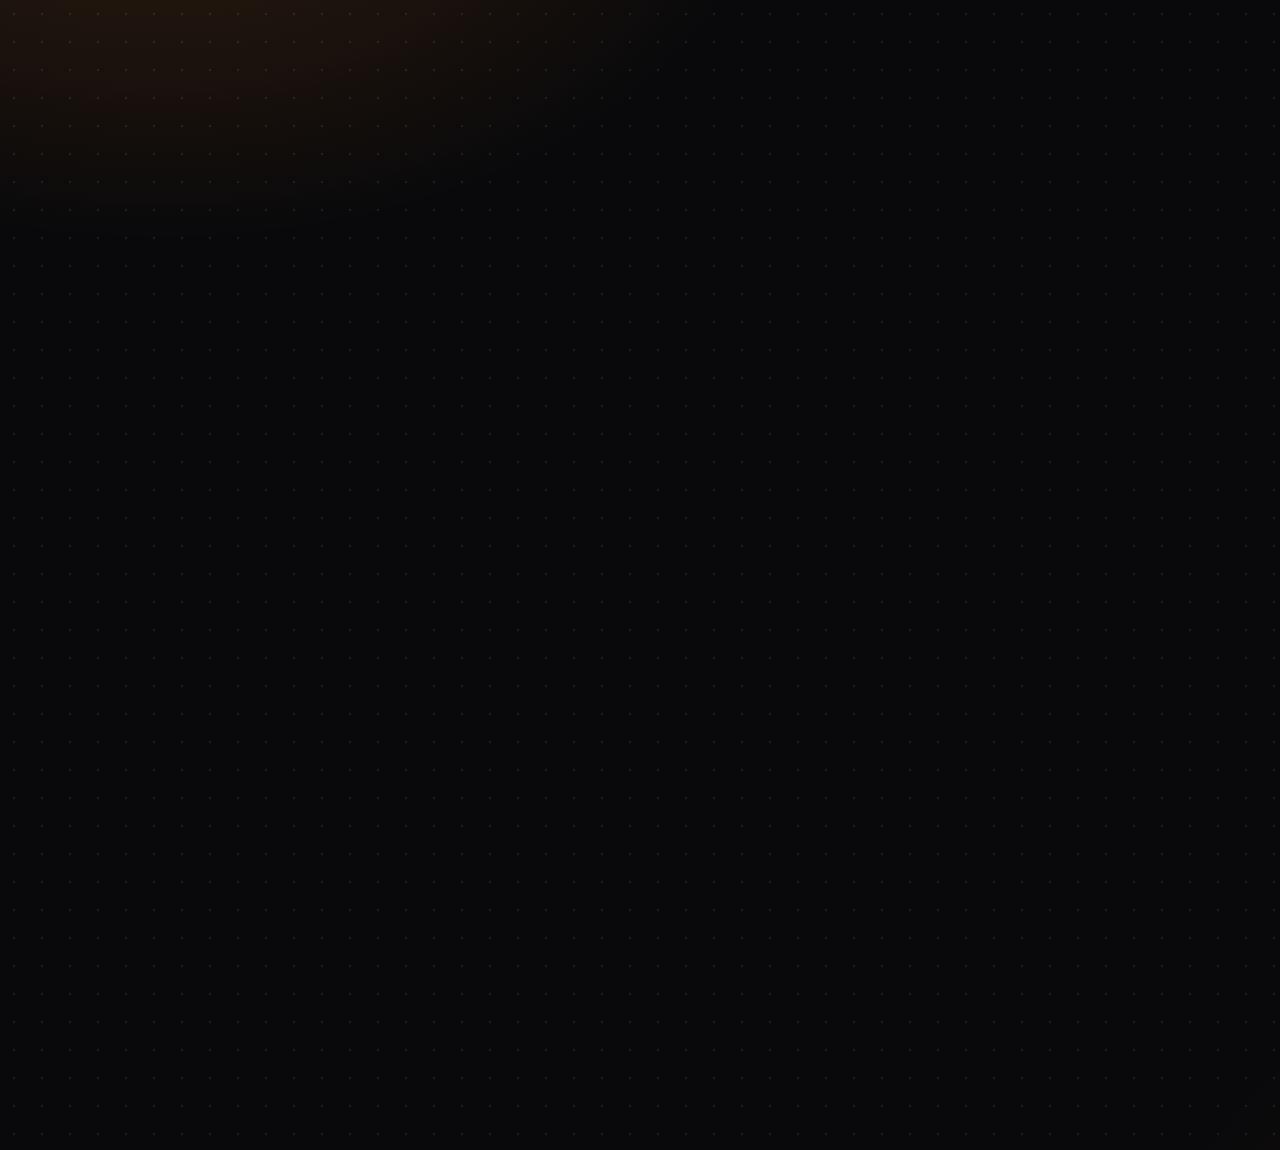
<file: docs/diagrams/compositions/data-model.html>
<!doctype html>
<html lang="en">
  <head>
    <meta charset="UTF-8" />
    <meta name="viewport" content="width=1600, height=1150" />
    <script src="https://cdn.jsdelivr.net/npm/gsap@3.14.2/dist/gsap.min.js"></script>
    <link
      href="https://fonts.googleapis.com/css2?family=JetBrains+Mono:wght@400;500&family=Plus+Jakarta+Sans:wght@500;600;700;800&display=block"
      rel="stylesheet"
    />
    <link rel="stylesheet" href="../diagram.css" />
  </head>
  <body>
    <div id="data-model" data-composition-id="data-model" data-start="0" data-duration="13" data-width="1600" data-height="1150">
      <script src="../diagram.js"></script>
      <script>
        window.__timelines["data-model"] = NexoraDiagram.tables(
          document.getElementById("data-model"),
          "NEXORA data model",
          "<b>teams.owner_id</b> and <b>team_invites.invited_by</b> also point at users",
          [
            { name: "Tasks", x: 40, y: 190, w: 420, rows: [["# id", "int"], ["→ user_id", "int"], ["title", "text"], ["description", "text"], ["status", "enum"], ["due_at", "timestamp"]] },
            { name: "Users", tag: "CENTRAL ENTITY", core: true, x: 590, y: 190, w: 420, rows: [["# id", "int"], ["email", "text"], ["hashed_password", "text"], ["first_name", "text"], ["last_name", "text"], ["avatar", "data url"], ["last_login", "timestamp"]] },
            { name: "Team members", x: 1140, y: 190, w: 420, rows: [["# id", "int"], ["→ team_id", "int"], ["→ user_id", "int · unique"], ["role", "enum"]] },
            { name: "Team invites", x: 40, y: 690, w: 420, rows: [["# id", "int"], ["→ team_id", "int"], ["email", "text"], ["→ invited_by", "int"]] },
            { name: "Messages", x: 590, y: 690, w: 420, rows: [["# id", "int"], ["→ team_id", "int"], ["→ user_id", "int · null"], ["body", "text"]] },
            { name: "Teams", x: 1140, y: 690, w: 420, rows: [["# id", "int"], ["name", "text"], ["→ owner_id", "int"]] },
          ],
          [
            { d: "M590 228 L460 228", label: "OWNS", lx: 525, ly: 210, card: [["1", 576, 258], ["N", 474, 258]] },
            { d: "M1010 228 L1140 228", label: "JOINS", lx: 1075, ly: 210, card: [["1", 1024, 258], ["0..1", 1098, 258]] },
            { d: "M800 574 L800 690", label: "WRITES", lx: 818, ly: 640, anchor: "start", card: [["1", 780, 602], ["N", 780, 682]] },
            { d: "M1350 442 L1350 690", label: "HAS", lx: 1368, ly: 574, anchor: "start", card: [["N", 1330, 472], ["1", 1330, 682]] },
            { d: "M1140 728 L1010 728", label: "CONTAINS", lx: 1075, ly: 710, card: [["1", 1126, 758], ["N", 1024, 758]] },
            { d: "M1350 898 L1350 990 L250 990 L250 942", label: "SENDS", lx: 800, ly: 974, card: [["1", 1372, 926], ["N", 230, 968]] },
          ]
        );
      </script>
    </div>
  </body>
</html>
</file>
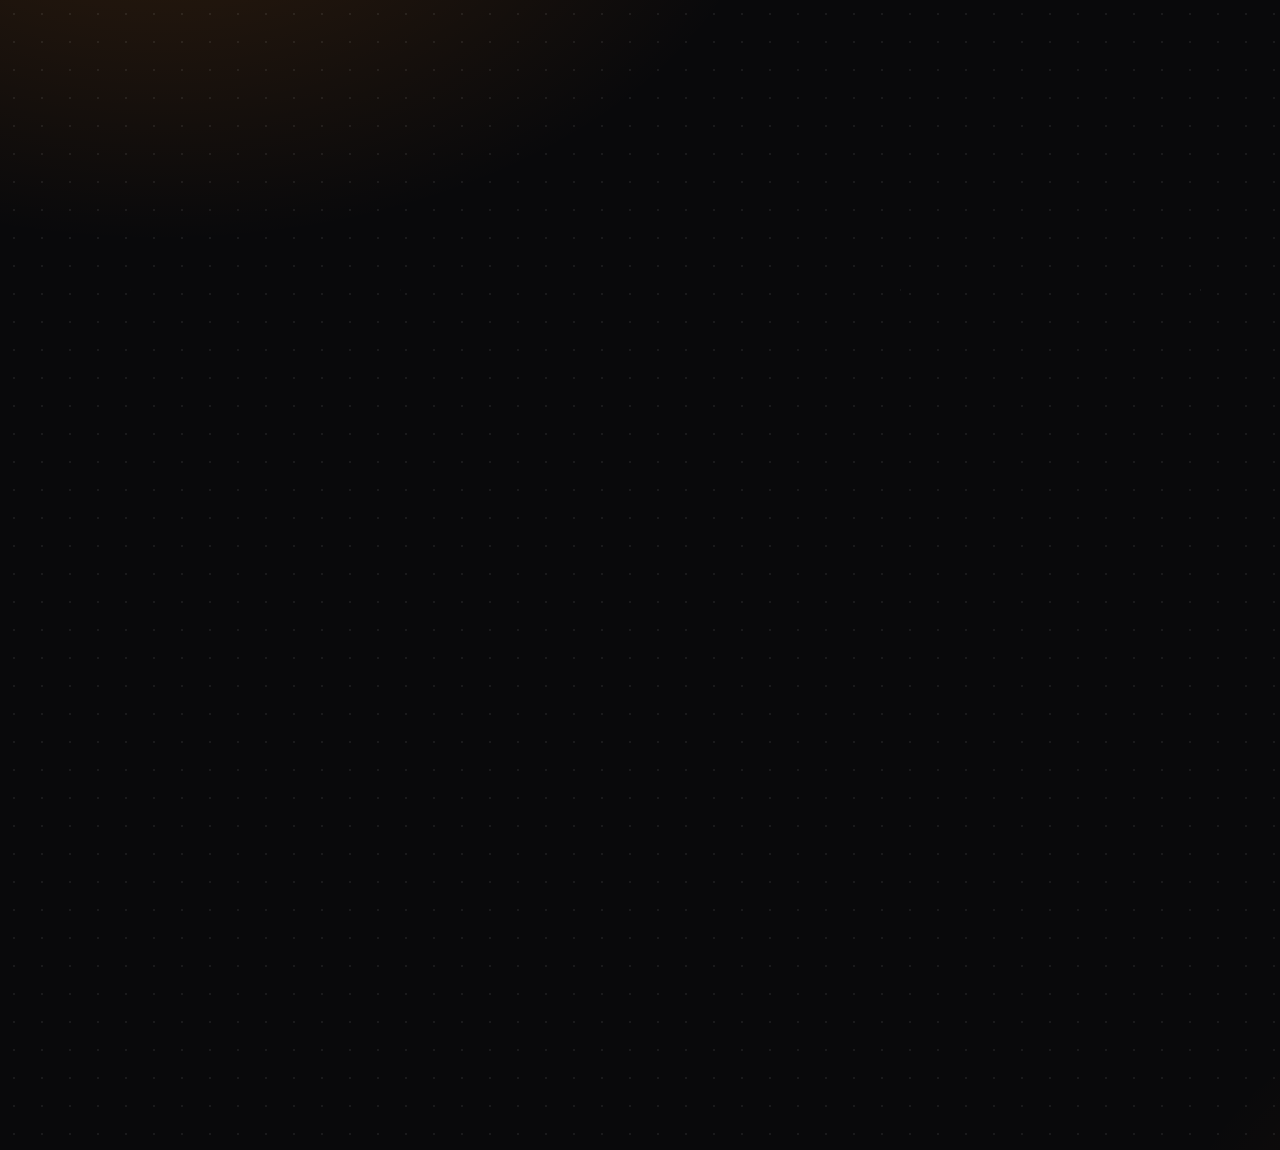
<file: docs/diagrams/compositions/signup-flow.html>
<!doctype html>
<html lang="en">
  <head>
    <meta charset="UTF-8" />
    <meta name="viewport" content="width=1600, height=1150" />
    <script src="https://cdn.jsdelivr.net/npm/gsap@3.14.2/dist/gsap.min.js"></script>
    <link
      href="https://fonts.googleapis.com/css2?family=JetBrains+Mono:wght@400;500&family=Plus+Jakarta+Sans:wght@500;600;700;800&display=block"
      rel="stylesheet"
    />
    <link rel="stylesheet" href="../diagram.css" />
  </head>
  <body>
    <div id="signup-flow" data-composition-id="signup-flow" data-start="0" data-duration="14" data-width="1600" data-height="1150">
      <script src="../diagram.js"></script>
      <script>
        const { ORANGE, YELLOW, GREEN } = NexoraDiagram;
        window.__timelines["signup-flow"] = NexoraDiagram.sequence(document.getElementById("signup-flow"), "Sign-up and verification", {
          lanes: [
            { x: 130, w: 220, tag: "ACTOR", title: "User" },
            { x: 400, w: 260, tag: "BROWSER", title: "Web app" },
            { x: 900, w: 280, tag: "FASTAPI", title: "API", core: true },
            { x: 1200, w: 220, tag: "CACHE", title: "Redis" },
            { x: 1470, w: 220, tag: "SMTP", title: "Mail" },
          ],
          steps: [
            { from: 0, to: 1, y: 340, label: "Create account", color: YELLOW },
            { from: 1, to: 2, y: 404, label: "POST /auth/register", color: ORANGE },
            { from: 1, to: 2, y: 468, label: "POST /auth/send/{email}/code", color: ORANGE },
            { from: 2, to: 3, y: 532, label: "Store code", sub: "6 digits · short TTL" },
            { from: 2, to: 4, y: 614, label: "Email the code" },
            { from: 0, to: 1, y: 678, label: "Enter code", color: YELLOW },
            { from: 1, to: 2, y: 742, label: "POST /auth/verify/{email}/{code}", color: ORANGE },
            { from: 2, to: 3, y: 806, label: "Check code" },
            { from: 1, to: 2, y: 870, label: "POST /auth/login", color: ORANGE },
            { from: 2, to: 1, y: 934, label: "JWT access token", color: GREEN, dashed: true },
            { from: 1, to: 2, y: 998, label: "Authenticated requests", sub: "Bearer token", color: ORANGE },
          ],
          end: 1050,
        });
      </script>
    </div>
  </body>
</html>
</file>
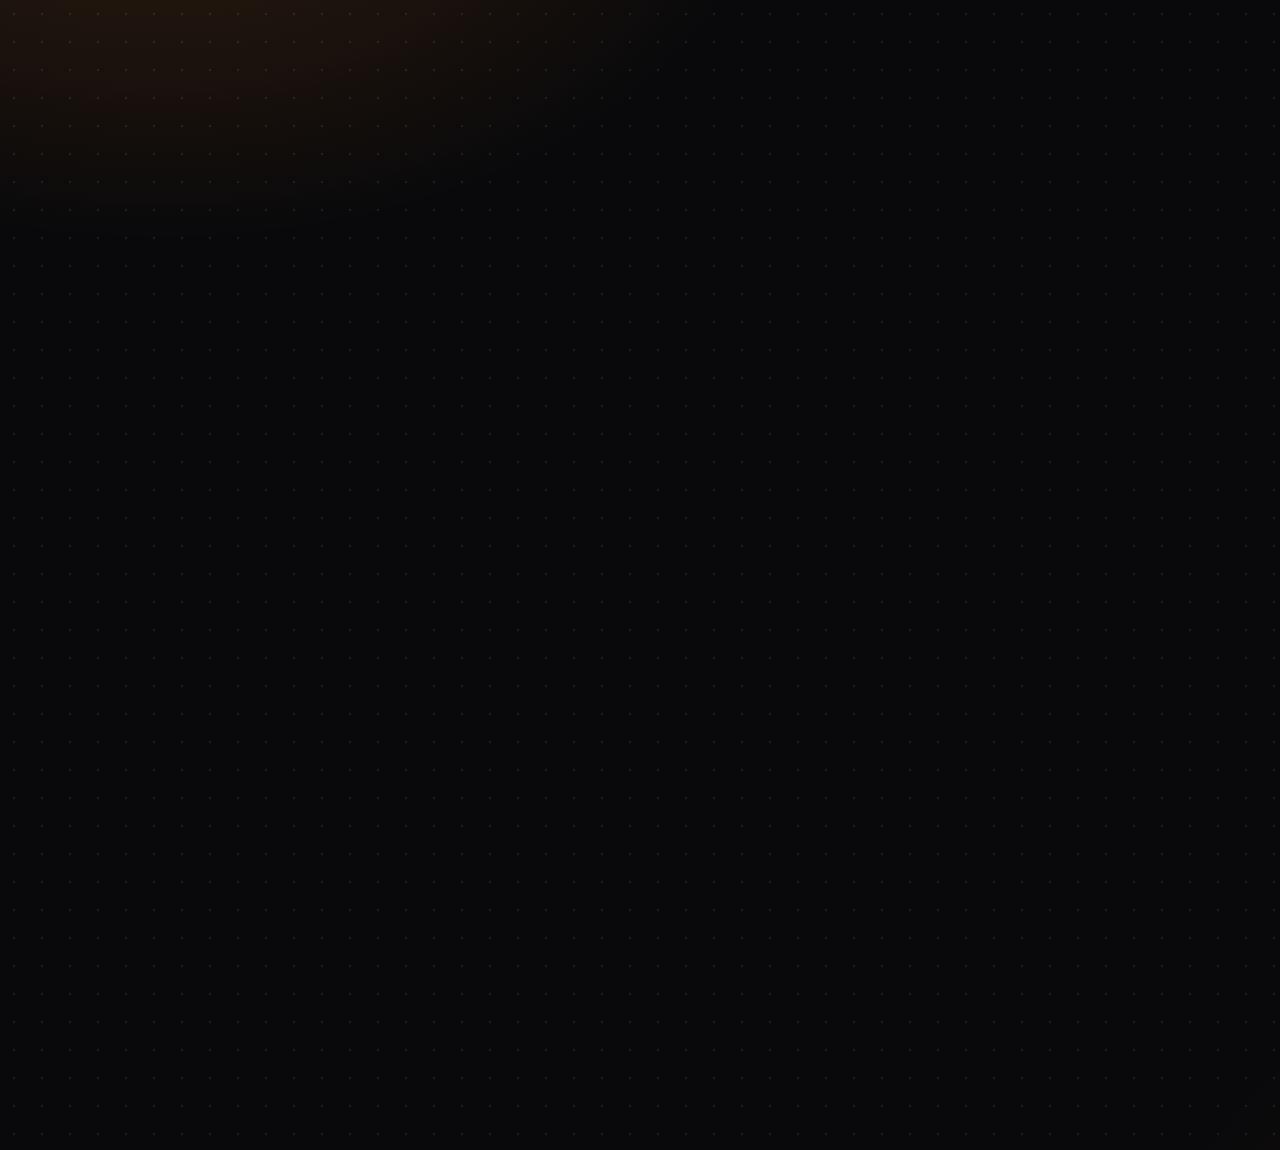
<file: docs/diagrams/compositions/task-lifecycle.html>
<!doctype html>
<html lang="en">
  <head>
    <meta charset="UTF-8" />
    <meta name="viewport" content="width=1600, height=1150" />
    <script src="https://cdn.jsdelivr.net/npm/gsap@3.14.2/dist/gsap.min.js"></script>
    <link
      href="https://fonts.googleapis.com/css2?family=JetBrains+Mono:wght@400;500&family=Plus+Jakarta+Sans:wght@500;600;700;800&display=block"
      rel="stylesheet"
    />
    <link rel="stylesheet" href="../diagram.css" />
  </head>
  <body>
    <div id="task-lifecycle" data-composition-id="task-lifecycle" data-start="0" data-duration="10" data-width="1600" data-height="1150">
      <script src="../diagram.js"></script>
      <script>
        const mono = (s) => `<span style="font-family: var(--font-mono)">${s}</span>`;
        window.__timelines["task-lifecycle"] = NexoraDiagram.boxes(document.getElementById("task-lifecycle"), "Task lifecycle", {
          dots: [{ x: 300, y: 390 }],
          nodes: [
            { x: 200, y: 590, w: 280, h: 150, title: "To do", sub: mono("created") },
            { x: 700, y: 590, w: 300, h: 150, title: "In progress", sub: mono("in_progress"), core: true },
            { x: 1240, y: 590, w: 280, h: 150, title: "Done", sub: mono("completed"), done: true },
          ],
          links: [
            { d: "M300 408 L300 584", color: NexoraDiagram.ORANGE, label: "create task", lx: 282, ly: 500, anchor: "end" },
            { d: "M480 640 L694 640", color: NexoraDiagram.ORANGE, label: "Start", lx: 587, ly: 622 },
            { d: "M1000 665 L1234 665", color: NexoraDiagram.ORANGE, label: "Complete", lx: 1117, ly: 647 },
            { d: "M420 590 L420 470 L1380 470 L1380 584", color: NexoraDiagram.ORANGE, label: "Complete", lx: 900, ly: 452 },
            { d: "M700 700 L486 700", label: "Move to to-do", lx: 593, ly: 736 },
            { d: "M1380 740 L1380 870 L340 870 L340 746", label: "Reopen", lx: 860, ly: 852 },
          ],
        });
      </script>
    </div>
  </body>
</html>
</file>
<file: web/css/base.css>
:root {
  --bg: #09090b;
  --surface: #131316;
  --surface-2: #1b1b20;
  --border: rgba(255, 255, 255, 0.08);
  --text: #f4f4f5;
  --muted: #a1a1aa;
  --faint: #86868d;
  --orange: #ff8a1f;
  --grad: linear-gradient(135deg, #ffb020 0%, #ff6a00 60%, #f2410f 100%);
  --green: #34c759;
  --red: #ff453a;
  --gray: #8e8e93;
  --radius: 16px;
  color-scheme: dark;
}

* { box-sizing: border-box; }

html, body { margin: 0; }

body {
  background: var(--bg);
  color: var(--text);
  font-family: "Plus Jakarta Sans", system-ui, -apple-system, "Segoe UI", sans-serif;
  font-size: 15px;
  line-height: 1.5;
  -webkit-font-smoothing: antialiased;
}

a { color: inherit; text-decoration: none; }

h1, h2, h3, p { margin: 0; }

button, input, textarea { font: inherit; color: inherit; }

.logo {
  display: inline-flex;
  align-items: center;
  gap: 10px;
  font-weight: 800;
  letter-spacing: 0.14em;
  font-size: 17px;
}

.logo img { width: 30px; height: 30px; }

.logo .wordmark { width: auto; height: 14px; }

.btn {
  display: inline-flex;
  align-items: center;
  justify-content: center;
  gap: 8px;
  padding: 10px 18px;
  border-radius: 999px;
  border: 1px solid var(--border);
  background: var(--surface-2);
  font-weight: 600;
  font-size: 14px;
  cursor: pointer;
  transition: transform 0.15s ease, background 0.15s ease, border-color 0.15s ease;
  white-space: nowrap;
}

.btn:hover { border-color: rgba(255, 255, 255, 0.2); }
.btn:active { transform: translateY(1px); }
.btn:disabled { opacity: 0.55; cursor: progress; }

.btn-primary {
  background: var(--grad);
  border-color: transparent;
  color: #1a0d00;
  box-shadow: 0 8px 24px -10px rgba(255, 106, 0, 0.7);
}

.btn-light { background: #fff; color: #111; border-color: transparent; }
.btn-ghost { background: transparent; }
.btn-danger { background: transparent; color: var(--red); border-color: rgba(255, 69, 58, 0.35); }
.btn-sm { padding: 6px 12px; font-size: 13px; }

/* Thumb-sized tap targets on phones. */
@media (max-width: 720px), (pointer: coarse) {
  .btn { min-height: 44px; }
}

.card {
  background: var(--surface);
  border: 1px solid var(--border);
  border-radius: var(--radius);
  padding: 20px;
}

.field { display: grid; gap: 6px; }
.field label { font-size: 13px; color: var(--muted); font-weight: 500; }

.input {
  width: 100%;
  padding: 11px 14px;
  border-radius: 12px;
  border: 1px solid var(--border);
  background: var(--surface-2);
  outline: none;
  transition: border-color 0.15s ease, box-shadow 0.15s ease;
}

.input:focus { border-color: var(--orange); box-shadow: 0 0 0 3px rgba(255, 138, 31, 0.18); }
textarea.input { resize: vertical; min-height: 96px; }

.pill {
  display: inline-flex;
  align-items: center;
  padding: 3px 10px;
  border-radius: 999px;
  font-size: 12px;
  font-weight: 600;
  border: 1px solid;
}

.tone-gray { color: #c7c7cc; background: rgba(142, 142, 147, 0.12); border-color: rgba(142, 142, 147, 0.3); }
.tone-orange { color: #ffa94d; background: rgba(255, 138, 31, 0.12); border-color: rgba(255, 138, 31, 0.35); }
.tone-green { color: #4cd964; background: rgba(52, 199, 89, 0.12); border-color: rgba(52, 199, 89, 0.35); }

.icon { width: 1em; height: 1em; flex: none; vertical-align: -0.125em; }

.dot { width: 8px; height: 8px; border-radius: 50%; border: 0; flex: none; }
.dot.tone-gray { background: var(--gray); }
.dot.tone-orange { background: var(--orange); }
.dot.tone-green { background: var(--green); }

.muted { color: var(--muted); }
.small { font-size: 13px; }

.alert {
  padding: 10px 14px;
  border-radius: 12px;
  font-size: 14px;
  background: rgba(255, 69, 58, 0.1);
  border: 1px solid rgba(255, 69, 58, 0.35);
  color: #ff8a80;
}

.alert.ok {
  background: rgba(52, 199, 89, 0.1);
  border-color: rgba(52, 199, 89, 0.35);
  color: #7ee08f;
}

[hidden] { display: none !important; }

/* Visually hidden but read by screen readers. */
.sr-only {
  position: absolute;
  width: 1px;
  height: 1px;
  overflow: hidden;
  clip: rect(0 0 0 0);
  white-space: nowrap;
}
</file>
<file: web/css/landing.css>
body { overflow-x: hidden; }

.glow {
  position: absolute;
  inset: -200px 0 auto 0;
  height: 900px;
  pointer-events: none;
  background:
    radial-gradient(600px 320px at 50% 30%, rgba(255, 122, 0, 0.28), transparent 70%),
    radial-gradient(420px 260px at 25% 20%, rgba(255, 176, 32, 0.14), transparent 70%),
    radial-gradient(420px 260px at 75% 25%, rgba(242, 65, 15, 0.16), transparent 70%);
  z-index: -1;
}

.nav-wrap { position: sticky; top: 16px; z-index: 10; padding: 0 16px; }

.nav {
  max-width: 1080px;
  margin: 16px auto 0;
  display: flex;
  align-items: center;
  justify-content: space-between;
  gap: 16px;
  padding: 10px 12px 10px 18px;
  border-radius: 999px;
  border: 1px solid var(--border);
  background: rgba(19, 19, 22, 0.72);
  backdrop-filter: blur(14px);
}

.nav-links { display: flex; gap: 28px; font-size: 14px; color: var(--muted); }
.nav-links a:hover, .nav-signin:hover { color: var(--text); }
.nav-actions { display: flex; align-items: center; gap: 16px; }
.nav-signin { font-size: 14px; color: var(--muted); }

.hero { max-width: 1080px; margin: 0 auto; padding: 96px 16px 40px; text-align: center; }

.eyebrow {
  display: inline-flex;
  align-items: center;
  gap: 8px;
  padding: 6px 14px;
  border-radius: 999px;
  border: 1px solid var(--border);
  background: rgba(255, 255, 255, 0.03);
  font-size: 13px;
  color: var(--muted);
}

.eyebrow-dot { width: 7px; height: 7px; border-radius: 50%; background: var(--orange); box-shadow: 0 0 10px var(--orange); }

.hero h1 {
  margin-top: 24px;
  font-size: clamp(38px, 7vw, 72px);
  line-height: 1.04;
  letter-spacing: -0.035em;
  font-weight: 800;
}

.grad-text {
  background: var(--grad);
  -webkit-background-clip: text;
  background-clip: text;
  color: transparent;
}

.lede { max-width: 580px; margin: 22px auto 0; color: var(--muted); font-size: 17px; }

.hero-cta { display: flex; gap: 12px; justify-content: center; flex-wrap: wrap; margin-top: 32px; }

.proof {
  display: flex;
  flex-wrap: wrap;
  justify-content: center;
  gap: 8px 22px;
  margin: 20px 0 0;
  padding: 0;
  list-style: none;
  font-size: 13px;
  color: var(--muted);
}

.proof li { display: inline-flex; align-items: center; gap: 6px; }
.proof .icon { color: var(--orange); }
.proof a { text-decoration: underline; text-decoration-color: rgba(255, 255, 255, 0.25); text-underline-offset: 3px; }
.proof a:hover { color: var(--text); }

.mockup {
  margin: 64px auto 0;
  max-width: 920px;
  border-radius: 20px;
  border: 1px solid var(--border);
  background: linear-gradient(180deg, #17171b, #101013);
  box-shadow: 0 40px 120px -40px rgba(255, 106, 0, 0.45);
  overflow: hidden;
  text-align: left;
}

.mockup-bar { display: flex; align-items: center; gap: 16px; padding: 12px 16px; border-bottom: 1px solid var(--border); }
.dots { display: flex; gap: 6px; }
.dots i { width: 10px; height: 10px; border-radius: 50%; background: #3a3a40; }
.dots i:first-child { background: #ff5f57; }
.dots i:nth-child(2) { background: #febc2e; }
.dots i:nth-child(3) { background: #28c840; }
.mockup-url { font-size: 12px; color: var(--faint); }

.mockup-board { display: grid; grid-template-columns: repeat(3, minmax(0, 1fr)); gap: 14px; padding: 18px; }
.m-col { display: grid; gap: 10px; align-content: start; }
.m-head { display: flex; align-items: center; gap: 8px; font-size: 13px; font-weight: 600; color: var(--muted); }
.m-head b { margin-left: auto; font-weight: 600; color: var(--faint); }

.m-card {
  display: grid;
  gap: 8px;
  justify-items: start;
  padding: 12px;
  border-radius: 12px;
  background: var(--surface-2);
  border: 1px solid var(--border);
  font-size: 14px;
  font-weight: 600;
}

.m-card.active { border-color: rgba(255, 138, 31, 0.5); box-shadow: 0 0 0 3px rgba(255, 138, 31, 0.1); }
.m-card.done p { color: var(--muted); text-decoration: line-through; text-decoration-color: var(--faint); }
.m-bar { width: 100%; height: 5px; border-radius: 99px; background: #2a2a30; overflow: hidden; }
.m-bar i { display: block; height: 100%; background: var(--grad); }

.section { max-width: 1080px; margin: 0 auto; padding: 96px 16px 0; text-align: center; }
.kicker { color: var(--orange); font-weight: 700; font-size: 13px; letter-spacing: 0.12em; text-transform: uppercase; }
.section h2, .cta h2 { margin-top: 10px; font-size: clamp(28px, 4vw, 40px); letter-spacing: -0.025em; line-height: 1.15; }

.features { display: grid; grid-template-columns: repeat(4, minmax(0, 1fr)); gap: 16px; margin-top: 44px; text-align: left; }

.feature {
  padding: 22px;
  border-radius: var(--radius);
  background: var(--surface);
  border: 1px solid var(--border);
}

.f-icon {
  display: grid;
  place-items: center;
  width: 40px;
  height: 40px;
  border-radius: 12px;
  background: rgba(255, 138, 31, 0.12);
  color: var(--orange);
  font-size: 20px;
}

.feature h3 { margin-top: 16px; font-size: 16px; }
.feature p { margin-top: 8px; color: var(--muted); font-size: 15px; }

.flow { display: flex; align-items: stretch; gap: 12px; margin-top: 44px; }
.flow-step {
  flex: 1;
  display: grid;
  gap: 12px;
  justify-items: start;
  padding: 22px;
  border-radius: var(--radius);
  background: var(--surface);
  border: 1px solid var(--border);
  text-align: left;
}
.flow-step p { color: var(--muted); font-size: 14px; }

/* Always-on status tint; these cards aren't clickable, so no hover state. */
.step-gray {
  border-color: rgba(142, 142, 147, 0.35);
  background: radial-gradient(260px 120px at 0% 0%, rgba(142, 142, 147, 0.12), transparent 70%), var(--surface);
}

.step-orange {
  border-color: rgba(255, 138, 31, 0.45);
  background: radial-gradient(260px 120px at 0% 0%, rgba(255, 138, 31, 0.16), transparent 70%), var(--surface);
  box-shadow: 0 0 32px -12px rgba(255, 138, 31, 0.45);
}

.step-green {
  border-color: rgba(52, 199, 89, 0.4);
  background: radial-gradient(260px 120px at 0% 0%, rgba(52, 199, 89, 0.14), transparent 70%), var(--surface);
  box-shadow: 0 0 32px -12px rgba(52, 199, 89, 0.4);
}
.flow-arrow { align-self: center; color: var(--orange); font-size: 22px; }

.cta {
  max-width: 1048px;
  margin: 96px auto 0;
  padding: 56px 24px;
  text-align: center;
  border-radius: 24px;
  border: 1px solid rgba(255, 138, 31, 0.25);
  background: radial-gradient(500px 200px at 50% 0%, rgba(255, 122, 0, 0.22), transparent 70%), var(--surface);
  display: grid;
  justify-items: center;
  gap: 14px;
}

.footer {
  max-width: 1080px;
  margin: 0 auto;
  padding: 48px 16px;
  display: flex;
  justify-content: space-between;
  align-items: center;
  gap: 16px;
  flex-wrap: wrap;
}

@media (max-width: 900px) {
  .features { grid-template-columns: repeat(2, minmax(0, 1fr)); }
}

@media (max-width: 720px) {
  .nav-links { display: none; }
  .nav { padding-left: 14px; gap: 8px; }
  .nav .wordmark { height: 12px; }
  .nav-actions { gap: 6px; }
  .nav-signin { padding: 12px 6px; white-space: nowrap; }
  .hero { padding-top: 64px; }
  .mockup-board { grid-template-columns: 1fr; }
  .m-card + .m-card { display: none; }
  .features { grid-template-columns: 1fr; }
  .flow { flex-direction: column; }
  .flow-arrow { transform: rotate(90deg); }
  .cta { margin: 64px 16px 0; }
}
</file>
<file: web/css/app.css>
body { background: #050506; }

.app { display: grid; grid-template-columns: 240px minmax(0, 1fr); min-height: 100vh; }

/* Sidebar */
.sidebar {
  position: sticky;
  top: 0;
  height: 100vh;
  display: flex;
  flex-direction: column;
  gap: 28px;
  padding: 28px 18px;
  background: var(--bg);
  border-right: 1px solid var(--border);
}

.sidebar > .logo { padding-left: 8px; }
.side-nav { display: grid; gap: 6px; }

.nav-item {
  display: flex;
  align-items: center;
  gap: 12px;
  width: 100%;
  padding: 11px 14px;
  border: 0;
  border-radius: 12px;
  background: transparent;
  color: var(--muted);
  font-weight: 600;
  cursor: pointer;
  text-align: left;
}

.nav-item svg { width: 19px; height: 19px; fill: currentColor; flex: none; }
.nav-item:hover { color: var(--text); background: rgba(255, 255, 255, 0.04); }
.nav-item.active { background: var(--grad); color: #1a0d00; box-shadow: 0 10px 24px -12px rgba(255, 106, 0, 0.8); }

.badge {
  margin-left: auto;
  min-width: 22px;
  padding: 1px 7px;
  border-radius: 99px;
  background: #d32a24;
  color: #fff;
  font-size: 12px;
  text-align: center;
}

.nav-item.active .badge { background: rgba(0, 0, 0, 0.25); }

.side-card {
  margin-top: auto;
  display: grid;
  gap: 6px;
  justify-items: start;
  padding: 18px;
  border-radius: var(--radius);
  background: linear-gradient(150deg, #ff7a1a, #e5322d);
  color: #fff;
}

.side-card-title { font-weight: 700; }
.side-card .small { opacity: 0.85; margin-bottom: 8px; }

/* Main */
.main { padding: 28px 32px 48px; display: grid; gap: 24px; align-content: start; }

.topbar { display: flex; align-items: center; justify-content: space-between; gap: 16px; }
.topbar h1 { font-size: 26px; letter-spacing: -0.02em; }
.topbar-actions { display: flex; align-items: center; gap: 14px; }

.avatar {
  display: grid;
  place-items: center;
  width: 42px;
  height: 42px;
  border-radius: 50%;
  background: var(--grad);
  color: #1a0d00;
  font-weight: 800;
}

.card-title { display: flex; align-items: center; gap: 10px; font-size: 16px; font-weight: 700; margin-bottom: 18px; }
.ic { color: var(--orange); font-size: 18px; }
.wave { color: #ffb020; }

/* Overview grid */
.overview { display: grid; grid-template-columns: minmax(0, 2fr) minmax(0, 1fr); gap: 20px; }

.focus-stats { display: grid; grid-template-columns: repeat(3, minmax(0, 1fr)); gap: 16px; }
.stat { display: flex; align-items: center; gap: 14px; }
.stat b { font-size: 26px; line-height: 1.1; }
.stat p { color: var(--muted); font-size: 13px; }

.ring {
  display: grid;
  place-items: center;
  width: 46px;
  height: 46px;
  border-radius: 50%;
  border: 2px solid;
  font-size: 18px;
  flex: none;
}

.hero-card {
  display: grid;
  gap: 8px;
  justify-items: start;
  background: radial-gradient(260px 180px at 85% 10%, rgba(255, 230, 150, 0.5), transparent 70%), var(--grad);
  border: 0;
  color: #1a0d00;
}

.hero-kicker { font-weight: 700; font-size: 13px; text-transform: uppercase; letter-spacing: 0.1em; opacity: 0.75; }
.hero-pct { font-size: 44px; line-height: 1; letter-spacing: -0.03em; }

.bar { width: 100%; height: 8px; border-radius: 99px; background: rgba(0, 0, 0, 0.18); overflow: hidden; margin: 6px 0 10px; }
.bar i { display: block; height: 100%; width: 0; background: #fff; border-radius: 99px; transition: width 0.6s ease; }

.btn-dark { background: #111; color: #fff; border-color: transparent; }

#trend-chart svg { width: 100%; height: auto; display: block; overflow: visible; }
.trend .axis { fill: var(--faint); font-size: 11px; }
.trend .grid-line { stroke: rgba(255, 255, 255, 0.06); }

.donut-card { display: flex; flex-direction: column; container-type: inline-size; }
.donut-wrap { display: flex; flex: 1; align-items: center; justify-content: center; gap: 22px; }
.donut-wrap .legend { max-width: 260px; }
.donut { position: relative; width: clamp(150px, 40%, 190px); flex: none; }

/* The card is narrowest beside the activity chart on mid-size desktops, not on phones,
   so stack the donut over the legend by card width rather than viewport width. */
@container (max-width: 300px) {
  .donut-wrap { flex-direction: column; align-items: stretch; }
  .donut { align-self: center; }
  .donut-wrap .legend { max-width: none; }
}
.donut svg { width: 100%; display: block; transform: rotate(-90deg); }
.donut-center { position: absolute; inset: 0; display: grid; place-content: center; text-align: center; }
.donut-center b { font-size: 26px; line-height: 1; }
.donut-center span { font-size: 12px; color: var(--muted); }

.legend { list-style: none; margin: 0; padding: 0; display: grid; gap: 12px; flex: 1; font-size: 13px; }
.legend li { display: flex; align-items: center; gap: 8px; }
.legend b { margin-left: auto; }
.legend .pct { color: var(--faint); font-size: 12px; min-width: 38px; text-align: right; }
.dot.tone-red { background: var(--red); }

.list { list-style: none; margin: 0; padding: 0; display: grid; grid-template-columns: minmax(0, 1fr); gap: 4px; }
.list li { display: flex; align-items: center; gap: 12px; padding: 10px 0; border-bottom: 1px solid var(--border); }
.list li:last-child { border-bottom: 0; }
.list .title { font-weight: 600; font-size: 14px; overflow: hidden; text-overflow: ellipsis; white-space: nowrap; }
.list .meta { font-size: 12px; color: var(--faint); }
.list .grow { min-width: 0; flex: 1; }
.list .ring { width: 34px; height: 34px; font-size: 14px; }
.empty { color: var(--faint); font-size: 14px; padding: 8px 0; }

/* Board */
#view-board { display: grid; gap: 18px; }
.board-toolbar { display: flex; gap: 12px; }
.search { max-width: 320px; }

.board { display: grid; grid-template-columns: repeat(3, minmax(0, 1fr)); gap: 18px; align-items: start; }

.column { background: var(--bg); border: 1px solid var(--border); border-radius: var(--radius); padding: 14px; display: grid; gap: 12px; }
.column-head { display: flex; align-items: center; gap: 8px; font-weight: 700; font-size: 14px; }
.column-count { margin-left: auto; color: var(--faint); font-weight: 600; }
.column-body { display: grid; gap: 10px; }

.task {
  display: grid;
  gap: 8px;
  padding: 14px;
  border-radius: 12px;
  background: var(--surface);
  border: 1px solid var(--border);
  cursor: pointer;
  transition: border-color 0.15s ease;
}

.task:hover { border-color: rgba(255, 138, 31, 0.45); }
.task h3 { font-size: 14px; word-break: break-word; }
.task.done h3 { color: var(--muted); text-decoration: line-through; text-decoration-color: var(--faint); }

.task p {
  color: var(--muted);
  font-size: 13px;
  display: -webkit-box;
  -webkit-line-clamp: 2;
  -webkit-box-orient: vertical;
  overflow: hidden;
  word-break: break-word;
}

.task-foot { display: flex; align-items: center; gap: 6px; flex-wrap: wrap; }
.task-foot .meta { font-size: 12px; color: var(--faint); margin-right: auto; }

/* Dialog + toast */
.dialog {
  width: min(480px, calc(100vw - 32px));
  padding: 0;
  border: 1px solid var(--border);
  border-radius: 20px;
  background: var(--surface);
  color: var(--text);
}

.dialog::backdrop { background: rgba(0, 0, 0, 0.6); backdrop-filter: blur(4px); }
.dialog-body { display: grid; gap: 16px; padding: 24px; }
.dialog-body h2 { font-size: 20px; }
.dialog-actions { display: flex; gap: 10px; }
.spacer { flex: 1; }

.toast {
  position: fixed;
  bottom: 24px;
  left: 50%;
  transform: translateX(-50%);
  padding: 10px 18px;
  border-radius: 999px;
  background: #fff;
  color: #111;
  font-weight: 600;
  font-size: 14px;
  box-shadow: 0 10px 30px rgba(0, 0, 0, 0.4);
  z-index: 50;
}

.toast.error { background: var(--red); color: #fff; }

/* Sidebar profile */
.profile {
  display: flex;
  align-items: center;
  gap: 10px;
  padding: 12px;
  border-radius: 14px;
  border: 1px solid var(--border);
  background: var(--surface);
}

.avatar-sm { width: 34px; height: 34px; font-size: 14px; flex: none; }
.avatar-lg { width: 72px; height: 72px; font-size: 28px; flex: none; }
.avatar { overflow: hidden; }
.avatar img { width: 100%; height: 100%; object-fit: cover; display: block; }
.avatar-btn { padding: 0; border: 0; cursor: pointer; font-family: inherit; }
.avatar-btn:hover, .avatar-btn:focus-visible { box-shadow: 0 0 0 3px rgba(255, 138, 31, 0.45); }

.photo-row { display: flex; align-items: center; gap: 16px; margin-bottom: 16px; }
.photo-actions { display: grid; gap: 6px; }
.photo-buttons { display: flex; gap: 8px; }
.profile-text { min-width: 0; flex: 1; }
.profile-name { font-weight: 700; font-size: 14px; overflow: hidden; text-overflow: ellipsis; white-space: nowrap; }
.profile-email { font-size: 12px; color: var(--faint); overflow: hidden; text-overflow: ellipsis; white-space: nowrap; }

.icon-btn {
  display: grid;
  place-items: center;
  width: 38px;
  height: 38px;
  flex: none;
  border-radius: 50%;
  border: 1px solid var(--border);
  background: transparent;
  color: var(--muted);
  font-size: 17px;
  cursor: pointer;
  transition: color 0.15s ease, background 0.15s ease;
}

.icon-btn:hover { color: var(--text); background: rgba(255, 255, 255, 0.05); }
.icon-btn-accent { width: 42px; height: 42px; color: var(--orange); background: rgba(255, 138, 31, 0.12); border-color: rgba(255, 138, 31, 0.35); }
.icon-btn-sm { width: 28px; height: 28px; font-size: 14px; }

kbd {
  padding: 1px 6px;
  border-radius: 6px;
  background: rgba(0, 0, 0, 0.2);
  font: 700 11px/1.4 inherit;
}

/* Overview details */
.stat-note { font-size: 12px; margin-top: 2px; }
.stat-note.up { color: var(--green); }
.stat-note.warn { color: var(--orange); }
.stat-note.muted { color: var(--faint); }

.focus-note {
  display: flex;
  align-items: center;
  gap: 8px;
  margin-top: 22px;
  padding: 12px 14px;
  border-radius: 12px;
  background: var(--surface-2);
  font-size: 13px;
}

.focus-title { overflow: hidden; text-overflow: ellipsis; white-space: nowrap; min-width: 0; }
.focus-note .btn { margin-left: auto; }

.trend-head { display: flex; align-items: baseline; gap: 10px; margin: -6px 0 8px; }
.trend-head b { font-size: 30px; letter-spacing: -0.02em; }
.delta { display: inline-flex; align-items: center; gap: 4px; font-size: 13px; font-weight: 600; }
.delta.up { color: var(--green); }
.delta.down { color: var(--red); }
.delta.flat { color: var(--faint); }
.trend .peak rect { fill: #e5322d; }
.trend .peak text { fill: #fff; font-size: 12px; font-weight: 700; }

.ring.solid { border: 0; color: #fff; }
.ring.solid.tone-green { background: var(--green); }
.ring.solid.tone-orange { background: var(--orange); }
.ring.solid.tone-gray { background: #5a5a62; }

/* Welcome (no tasks yet) */
.welcome { display: grid; justify-items: center; gap: 14px; padding: 48px 24px; text-align: center; }
.welcome h2 { font-size: 24px; letter-spacing: -0.02em; }
.welcome > p { max-width: 460px; }

.welcome-icon {
  display: grid;
  place-items: center;
  width: 56px;
  height: 56px;
  border-radius: 16px;
  background: rgba(255, 138, 31, 0.12);
  color: var(--orange);
  font-size: 26px;
}

.steps { display: flex; flex-wrap: wrap; justify-content: center; gap: 10px 24px; margin: 10px 0 0; padding: 0; list-style: none; font-size: 13px; color: var(--muted); }
.steps li { display: flex; align-items: center; gap: 8px; }
.steps span { display: grid; place-items: center; width: 22px; height: 22px; border-radius: 50%; background: var(--surface-2); color: var(--text); font-weight: 700; font-size: 12px; }

/* Loading placeholders */
.is-loading .overview .card { position: relative; overflow: hidden; }
.is-loading .overview .card > *, .is-loading #greeting { visibility: hidden; }

.is-loading .overview .card::after {
  content: "";
  position: absolute;
  inset: 0;
  background: linear-gradient(90deg, transparent, rgba(255, 255, 255, 0.05), transparent);
  animation: shimmer 1.2s infinite;
}

@keyframes shimmer {
  from { transform: translateX(-100%); }
  to { transform: translateX(100%); }
}

@media (prefers-reduced-motion: reduce) {
  .is-loading .overview .card::after { animation: none; }
}

@media (max-width: 1100px) {
  .overview { grid-template-columns: 1fr; }
}

@media (max-width: 860px) {
  .app { grid-template-columns: 1fr; }
  .sidebar { position: static; height: auto; flex-direction: row; flex-wrap: wrap; align-items: center; gap: 12px; padding: 14px 16px; border-right: 0; border-bottom: 1px solid var(--border); }
  .side-nav { display: flex; flex: 1; justify-content: flex-end; }
  .nav-item { width: auto; padding: 9px 12px; }
  .side-card { display: none; }
  .profile { margin-top: 0; padding: 0; border: 0; background: none; }
  .profile-text, .profile .avatar-sm { display: none; }
  .main { padding: 20px 16px 40px; }
  kbd { display: none; }
  .board { grid-template-columns: 1fr; }
}

@media (max-width: 560px) {
  .focus-stats { grid-template-columns: 1fr; }
  .donut-wrap { flex-direction: column; align-items: stretch; }
  .donut { align-self: center; }
  .donut-wrap .legend { max-width: none; }
  .topbar { flex-wrap: wrap; }
  .topbar h1 { font-size: 22px; }
  .side-nav .nav-item { flex: none; font-size: 14px; gap: 8px; }
  .focus-note { flex-wrap: wrap; }
}
</file>
<file: web/css/calendar.css>
/* Calendar view */
#view-calendar { display: grid; gap: 16px; }

.cal-toolbar { display: flex; align-items: center; justify-content: space-between; gap: 16px; flex-wrap: wrap; }
.cal-toolbar h2 { font-size: 20px; letter-spacing: -0.02em; }
.cal-actions { display: flex; align-items: center; gap: 8px; flex-wrap: wrap; }
.cal-search { width: 240px; padding: 8px 12px; }
.cal-actions .btn { gap: 4px; }

.cal-body { display: grid; grid-template-columns: 260px minmax(0, 1fr); gap: 16px; align-items: start; }
.cal-side { display: grid; gap: 20px; }
.cal-side-title { font-weight: 700; font-size: 14px; margin-bottom: 10px; }

/* Mini month */
.mini-cal { padding: 14px; border-radius: var(--radius); border: 1px solid var(--border); background: var(--surface); }
.mini-head { display: flex; align-items: center; justify-content: space-between; margin-bottom: 10px; font-size: 14px; }
.mini-grid { display: grid; grid-template-columns: repeat(7, minmax(0, 1fr)); gap: 2px; text-align: center; }
.mini-labels { font-size: 11px; color: var(--faint); margin-bottom: 4px; }

.mini-day {
  position: relative;
  padding: 6px 0;
  border: 0;
  border-radius: 8px;
  background: none;
  color: #d4d4d8;
  font-size: 12px;
  cursor: pointer;
}

.mini-day:hover { background: rgba(255, 255, 255, 0.06); }
.mini-day.other { color: var(--faint); }
.mini-day.in-week { background: rgba(255, 138, 31, 0.1); }
.mini-day.today { background: var(--grad); color: #1a0d00; font-weight: 800; }

.mini-day.has-due::after {
  content: "";
  position: absolute;
  bottom: 2px;
  left: 50%;
  width: 4px;
  height: 4px;
  margin-left: -2px;
  border-radius: 50%;
  background: var(--orange);
}

.mini-day.today.has-due::after { background: #1a0d00; }

/* Next up */
.next-up { list-style: none; margin: 0; padding: 0; display: grid; gap: 8px; }

.next-up li:not(.empty) {
  display: flex;
  align-items: flex-start;
  gap: 10px;
  padding: 10px 12px;
  border-radius: 12px;
  border: 1px solid var(--border);
  background: var(--surface);
}

.next-up input { margin-top: 3px; width: 16px; height: 16px; accent-color: var(--orange); cursor: pointer; flex: none; }
.next-up-text { display: grid; gap: 2px; min-width: 0; padding: 0; border: 0; background: none; text-align: left; cursor: pointer; }
.next-up-title { font-size: 14px; font-weight: 600; overflow: hidden; text-overflow: ellipsis; white-space: nowrap; }
.next-up-due { font-size: 12px; color: var(--faint); }
.cal-overdue { color: #ff7b72 !important; }

/* Week grid */
.week-wrap {
  position: relative;
  max-height: 620px;
  overflow: auto;
  border-radius: var(--radius);
  border: 1px solid var(--border);
  background: var(--surface);
}

.week { min-width: 680px; }

.week-head {
  position: sticky;
  top: 0;
  z-index: 3;
  display: grid;
  grid-template-columns: 56px repeat(7, minmax(0, 1fr));
  background: var(--surface);
  border-bottom: 1px solid var(--border);
}

.week-day { display: grid; justify-items: center; padding: 10px 0; font-size: 12px; color: var(--muted); }
.week-day b { font-size: 18px; color: var(--text); line-height: 1.2; }
.week-day.today b { display: grid; place-items: center; width: 30px; height: 30px; border-radius: 50%; background: var(--grad); color: #1a0d00; }

.week-body { position: relative; display: grid; grid-template-columns: 56px repeat(7, minmax(0, 1fr)); }
.week-hours { position: relative; }
.week-hours span { position: absolute; right: 8px; transform: translateY(-50%); font-size: 11px; color: var(--faint); }
.week-hours span:first-child { transform: none; }

.week-col {
  position: relative;
  border-left: 1px solid var(--border);
  background-image: repeating-linear-gradient(to bottom, var(--border) 0 1px, transparent 1px 48px);
}

.week-col.today { background-color: rgba(255, 138, 31, 0.04); }

.now-line { position: absolute; left: 0; right: 0; z-index: 2; height: 2px; background: var(--red); }
.now-line::before { content: ""; position: absolute; left: -4px; top: -3px; width: 8px; height: 8px; border-radius: 50%; background: var(--red); }

.evt {
  position: absolute;
  z-index: 1;
  display: grid;
  grid-template-columns: minmax(0, 1fr);
  align-content: start;
  gap: 1px;
  height: 42px;
  padding: 5px 8px;
  overflow: hidden;
  border-radius: 8px;
  border: 1px solid;
  text-align: left;
  cursor: pointer;
}

.evt:hover { filter: brightness(1.15); }
.evt-title { font-size: 12px; font-weight: 700; overflow: hidden; text-overflow: ellipsis; white-space: nowrap; }
.evt-time { font-size: 11px; color: var(--muted); white-space: nowrap; overflow: hidden; text-overflow: ellipsis; }

/* Side-by-side chips are narrow: give the title two lines; the time stays in the tooltip. */
.evt-narrow { padding: 4px 5px; }
.evt-narrow .evt-title {
  display: -webkit-box;
  -webkit-line-clamp: 2;
  -webkit-box-orient: vertical;
  white-space: normal;
  overflow-wrap: anywhere;
  font-size: 11px;
  line-height: 1.3;
}
.evt-narrow .evt-time { display: none; }

/* Hover or keyboard focus expands a narrow chip so the whole title and time can be read. */
.evt-narrow:hover, .evt-narrow:focus-visible {
  z-index: 5;
  width: auto !important;
  min-width: 160px;
  height: auto;
  min-height: 42px;
  background-color: var(--surface-2);
}
.evt-narrow:hover .evt-title, .evt-narrow:focus-visible .evt-title { display: block; -webkit-line-clamp: unset; overflow-wrap: normal; }
.evt-narrow:hover .evt-time, .evt-narrow:focus-visible .evt-time { display: block; }

.evt-gray { color: #e4e4e7; background: linear-gradient(90deg, rgba(142, 142, 147, 0.28), rgba(142, 142, 147, 0.12)); border-color: rgba(142, 142, 147, 0.45); }
.evt-orange { color: #ffc078; background: linear-gradient(90deg, rgba(255, 138, 31, 0.3), rgba(255, 106, 0, 0.12)); border-color: rgba(255, 138, 31, 0.55); }
.evt-green { color: #7ee08f; background: linear-gradient(90deg, rgba(52, 199, 89, 0.26), rgba(52, 199, 89, 0.1)); border-color: rgba(52, 199, 89, 0.5); }
.evt-green .evt-title { text-decoration: line-through; }
.evt-overdue { border-color: var(--red); box-shadow: 0 0 0 1px var(--red) inset; }

.week-empty {
  position: absolute;
  top: 50%;
  left: 50%;
  z-index: 4;
  transform: translate(-50%, -50%);
  max-width: 300px;
  padding: 14px 18px;
  border-radius: 12px;
  border: 1px solid var(--border);
  background: var(--surface-2);
  color: var(--muted);
  font-size: 13px;
  text-align: center;
}

/* Footer */
.cal-footer {
  display: flex;
  align-items: center;
  gap: 8px 20px;
  flex-wrap: wrap;
  padding: 12px 16px;
  border-radius: var(--radius);
  border: 1px solid var(--border);
  background: var(--surface);
  font-size: 13px;
  color: var(--muted);
}

.cal-footer span { display: inline-flex; align-items: center; gap: 6px; }
.cal-footer b { color: var(--text); }
.cal-footer .btn { margin-left: auto; }

/* Due date on board cards */
.due { justify-self: start; font-size: 12px; font-weight: 600; color: var(--orange); }
.due.overdue { color: #ff7b72; }

@media (max-width: 1100px) {
  .cal-body { grid-template-columns: 1fr; }
  .cal-side { grid-template-columns: repeat(auto-fit, minmax(240px, 1fr)); }
}

@media (max-width: 560px) {
  .cal-search { width: 100%; }
  .cal-actions { width: 100%; }
  .cal-btn-label { display: none; }
}
</file>
<file: web/css/pages.css>
/* Sidebar extras */
.sidebar { overflow-y: auto; }

@media (max-height: 820px) {
  .side-card { display: none; }
}

.side-divider { display: block; height: 1px; margin: 8px 6px; background: var(--border); }

.live-dot { margin-left: auto; width: 8px; height: 8px; border-radius: 50%; background: var(--red); box-shadow: 0 0 0 4px rgba(255, 69, 58, 0.2); }

/* Shared page layout */
.page { display: grid; gap: 18px; }
.page-head h2 { font-size: 22px; letter-spacing: -0.02em; }
.page-head-row { display: flex; align-items: flex-end; justify-content: space-between; gap: 16px; flex-wrap: wrap; }
.page-grid { display: grid; grid-template-columns: repeat(2, minmax(0, 1fr)); gap: 18px; align-items: start; }
.span-2 { grid-column: span 2; }

.kpis { display: grid; grid-template-columns: repeat(5, minmax(0, 1fr)); gap: 14px; }
.kpis-2 { grid-template-columns: repeat(2, minmax(0, 1fr)); }
.kpi { display: grid; gap: 4px; }
.kpi span { color: var(--muted); font-size: 13px; }
.kpi b { font-size: 28px; letter-spacing: -0.02em; line-height: 1.1; }
.kpi b.up { color: var(--green); }
.kpi b.down { color: #ff7b72; }
.kpis-2 .kpi { padding: 14px; border-radius: 12px; background: var(--surface-2); }

/* Time */
.timer-card { display: grid; gap: 14px; }
.timer-card .card-title { margin-bottom: 0; }
.timer-display { font-size: 44px; letter-spacing: 0.02em; font-variant-numeric: tabular-nums; }
.timer-display.live { color: var(--orange); }
.timer-card .btn { justify-self: start; }
select.input { appearance: auto; }

/* Goals */
.goal-card { display: grid; gap: 10px; }
.goal-card .card-title { margin-bottom: 4px; }
.goal-line { font-size: 15px; }
.goal-line b { font-size: 22px; }
.goal-bar { display: block; height: 10px; border-radius: 99px; background: var(--surface-2); overflow: hidden; }
.goal-bar i { display: block; height: 100%; width: 0; border-radius: 99px; background: var(--grad); transition: width 0.4s ease; }
.goal-form { display: flex; align-items: center; gap: 10px; margin-top: 6px; }
.goal-form .input { width: 110px; padding: 8px 12px; }

/* Reports */
.report-kpi { gap: 10px; align-content: start; padding: 18px; }
.kpi-top { display: flex; align-items: center; gap: 10px; }
.report-kpi .kpi-icon { display: grid; place-items: center; width: 32px; height: 32px; border-radius: 10px; border: 1px solid; font-size: 16px; color: inherit; }
.report-kpi .kpi-icon.tone-gray { color: #c7c7cc; }
.report-kpi .kpi-icon.tone-orange { color: #ffa94d; }
.report-kpi .kpi-icon.tone-green { color: #4cd964; }
.report-kpi .kpi-icon.tone-red { color: #ff7b72; background: rgba(255, 69, 58, 0.12); border-color: rgba(255, 69, 58, 0.35); }
.report-kpi .kpi-label { color: var(--muted); font-size: 13px; font-weight: 600; }
.report-kpi b { font-size: 32px; }
.kpi-sub { color: var(--faint); font-size: 12px; white-space: nowrap; overflow: hidden; text-overflow: ellipsis; min-height: 16px; display: flex; align-items: center; }
.kpi-meter { display: block; width: 100%; height: 6px; border-radius: 99px; background: var(--surface-2); overflow: hidden; }
.kpi-meter i { display: block; height: 100%; border-radius: 99px; background: var(--grad); }

.chart-head { display: flex; align-items: flex-start; justify-content: space-between; gap: 16px; flex-wrap: wrap; margin-bottom: 14px; }
.chart-head .card-title { margin-bottom: 4px; }
.chart-legend { list-style: none; margin: 0; padding: 0; display: flex; gap: 18px; font-size: 13px; color: var(--muted); }
.chart-legend li { display: flex; align-items: center; gap: 8px; }
.chart-legend b { color: var(--text); }
.chart { position: relative; }
.bars { width: 100%; height: auto; display: block; overflow: visible; }
.bars .axis { fill: var(--faint); font-size: 11px; font-variant-numeric: tabular-nums; }
.bars .grid-line { stroke: rgba(255, 255, 255, 0.06); }
.bars .base-line { stroke: rgba(255, 255, 255, 0.16); }
.bars .bar-val { fill: var(--text); font-size: 12px; font-weight: 700; }
.bars .hit { fill: transparent; }
.bars .week:hover .hit { fill: rgba(255, 255, 255, 0.04); }
.bars .week.current .axis { fill: var(--text); font-weight: 600; }
.chart-tip { position: absolute; top: 0; transform: translate(-50%, -8px); display: grid; gap: 4px; min-width: 150px; padding: 10px 12px; border-radius: 10px; background: var(--surface-2); border: 1px solid var(--border); box-shadow: 0 8px 24px rgba(0, 0, 0, 0.4); font-size: 12px; pointer-events: none; }
.chart-tip[hidden] { display: none; }
.chart-tip span { display: flex; align-items: center; gap: 8px; color: var(--muted); }
.chart-tip span b { margin-left: auto; color: var(--text); }
.chart-tip .dot { display: inline-block; }
.stack-bar { display: flex; gap: 2px; height: 14px; border-radius: 99px; overflow: hidden; background: var(--surface-2); margin-bottom: 18px; }
.stack-bar i { display: block; height: 100%; }
.link-btn { padding: 0; border: 0; background: none; color: inherit; cursor: pointer; text-align: left; max-width: 100%; }
.link-btn:hover { color: var(--orange); }

/* Team / Messages */
.soon-card { display: grid; justify-items: center; gap: 12px; padding: 44px 24px; text-align: center; }
.soon-card h3 { font-size: 20px; }
.soon-card > p { max-width: 480px; }

/* Settings */
.settings-form { display: grid; gap: 14px; }
.settings-form .btn { justify-self: start; }
.form-row { display: grid; grid-template-columns: 1fr 1fr; gap: 12px; }
.input[readonly] { color: var(--muted); cursor: default; }
.danger-card { border-color: rgba(255, 69, 58, 0.35); }
.danger-card > p { margin-bottom: 16px; }
.card > p.muted + .btn { margin-top: 12px; }
.danger-form { grid-template-columns: minmax(0, 320px) auto; align-items: end; }
.danger-form .alert { grid-column: 1 / -1; }
.details { display: grid; grid-template-columns: max-content 1fr; gap: 10px 18px; margin: 0 0 12px; font-size: 14px; }
.details dt { color: var(--muted); }
.details dd { margin: 0; overflow-wrap: anywhere; }
code { padding: 2px 6px; border-radius: 6px; background: var(--surface-2); font-size: 12px; }

@media (max-width: 1100px) {
  .kpis { grid-template-columns: repeat(3, minmax(0, 1fr)); }
}

@media (max-width: 860px) {
  .side-nav { order: 3; flex: 1 0 100%; overflow-x: auto; scrollbar-width: none; flex-wrap: nowrap; justify-content: flex-start; }
  .side-divider { display: none; }
  .profile { margin-left: auto; }
  .page-grid { grid-template-columns: 1fr; }
  .span-2 { grid-column: auto; }
}

@media (max-width: 560px) {
  .kpis { grid-template-columns: repeat(2, minmax(0, 1fr)); }
  .report-kpi { padding: 16px; }
  .report-kpi:last-child { grid-column: span 2; }
  .kpi-top { gap: 8px; }
  .report-kpi .kpi-icon { width: 26px; height: 26px; border-radius: 8px; font-size: 14px; }
  .report-kpi .kpi-label { font-size: 12px; white-space: nowrap; }
  .form-row, .danger-form { grid-template-columns: 1fr; }
}
</file>
<file: web/css/team.css>
/* Team page */
.team-root { display: grid; gap: 18px; }
.team-inline { display: flex; gap: 10px; align-items: center; flex-wrap: wrap; }
.team-inline .input { flex: 1; min-width: 200px; }

.team-create { display: grid; justify-items: center; gap: 12px; padding: 40px 24px; text-align: center; }
.team-create h3 { font-size: 20px; }
.team-create > p { max-width: 460px; }
.team-create .team-inline { width: min(480px, 100%); }

.team-head { display: flex; align-items: center; justify-content: space-between; gap: 16px; flex-wrap: wrap; }
.team-title { display: grid; gap: 6px; flex: 1; min-width: 240px; }
.team-title h3 { font-size: 20px; }
.team-name-input { font-size: 18px; font-weight: 700; max-width: 360px; }

.team-sub { margin: 18px 0 6px; font-size: 14px; }
.team-note { margin-top: 8px; }
.team-danger { display: flex; align-items: center; justify-content: space-between; gap: 16px; flex-wrap: wrap; }
.team-danger .card-title { margin-bottom: 6px; }

/* Messages */
.chat { display: grid; gap: 0; padding: 0; overflow: hidden; }
.chat-head { display: flex; align-items: center; justify-content: space-between; gap: 12px; padding: 16px 20px; border-bottom: 1px solid var(--border); }
.chat-head h3 { font-size: 17px; }
/* Avatar group: overlapping circles that spread out and reveal names on hover/focus */
.avatar-group { display: flex; align-items: center; margin: 0; padding: 0; list-style: none; }

.ag-item {
  position: relative;
  display: inline-flex;
  align-items: center;
  border-radius: 99px;
  background: var(--surface);
  box-shadow: 0 0 0 2px var(--surface);
  outline: none;
  transition: margin 0.25s ease, background-color 0.2s ease, box-shadow 0.2s ease;
}

.ag-item + .ag-item { margin-left: -10px; }
.avatar-group:hover .ag-item + .ag-item, .avatar-group:focus-within .ag-item + .ag-item { margin-left: 4px; }

.ag-name {
  max-width: 0;
  overflow: hidden;
  white-space: nowrap;
  font-size: 13px;
  font-weight: 600;
  opacity: 0;
  transition: max-width 0.3s ease, padding 0.3s ease, opacity 0.2s ease;
}

.ag-item:hover, .ag-item:focus-visible { z-index: 2; background: var(--surface-2); box-shadow: 0 0 0 1px rgba(255, 138, 31, 0.5); }
.ag-item:hover .ag-name, .ag-item:focus-visible .ag-name { max-width: 160px; padding: 0 12px 0 8px; opacity: 1; }
.ag-more .avatar { background: var(--surface-2); color: var(--muted); font-size: 12px; }

@media (prefers-reduced-motion: reduce) {
  .ag-item, .ag-name { transition: none; }
}

.team-title .avatar-group { margin-top: 6px; }

.chat-log {
  height: clamp(300px, calc(100vh - 380px), 640px);
  overflow-y: auto;
  padding: 12px 20px;
  display: flex;
  flex-direction: column;
  gap: 2px;
}

.chat-day { display: flex; align-items: center; gap: 12px; margin: 14px 0 8px; color: var(--faint); font-size: 12px; font-weight: 600; }
.chat-day::before, .chat-day::after { content: ""; flex: 1; height: 1px; background: var(--border); }

.msg { display: flex; gap: 12px; padding: 6px 8px; border-radius: 12px; }
.msg:not(.grouped) { margin-top: 8px; }
.msg:hover { background: rgba(255, 255, 255, 0.03); }
.msg-gap { width: 34px; flex: none; }
.msg-main { min-width: 0; flex: 1; }
.msg-meta { display: flex; align-items: baseline; gap: 8px; margin-bottom: 2px; font-size: 14px; }
.msg-meta span { font-size: 12px; color: var(--faint); }
.msg.mine .msg-meta b { color: var(--orange); }
.msg-body { font-size: 14px; line-height: 1.5; white-space: pre-wrap; overflow-wrap: anywhere; color: #e4e4e7; }

.chat-empty-log { margin: auto; text-align: center; }

.chat-compose { display: flex; gap: 10px; align-items: flex-end; padding: 14px 20px 6px; border-top: 1px solid var(--border); }
.chat-compose textarea { flex: 1; min-height: 44px; max-height: 160px; resize: vertical; }
.chat-hint { padding: 0 20px 12px; }

@media (max-width: 560px) {
  .chat-head, .chat-log, .chat-compose { padding-left: 14px; padding-right: 14px; }
  .chat-hint { display: none; }
  .chat-faces { display: none; }
}
</file>
<file: web/css/auth.css>
body {
  min-height: 100vh;
  background:
    radial-gradient(520px 280px at 50% 0%, rgba(255, 122, 0, 0.22), transparent 70%),
    var(--bg);
}

.auth {
  min-height: 100vh;
  display: grid;
  align-content: center;
  justify-items: center;
  gap: 24px;
  padding: 40px 16px;
}

.auth-card { width: 100%; max-width: 420px; display: grid; gap: 18px; padding: 24px; }

.tabs { display: grid; grid-template-columns: 1fr 1fr; padding: 4px; border-radius: 12px; background: var(--surface-2); }

.tab {
  padding: 9px;
  border: 0;
  border-radius: 9px;
  background: transparent;
  color: var(--muted);
  font-weight: 600;
  cursor: pointer;
}

.tab.active { background: var(--surface); color: var(--text); box-shadow: 0 1px 0 rgba(255, 255, 255, 0.06) inset; }

.panel { display: grid; gap: 14px; }
.row { display: grid; grid-template-columns: 1fr 1fr; gap: 12px; }

.code { letter-spacing: 0.4em; font-size: 20px; text-align: center; font-weight: 700; }

.link {
  border: 0;
  background: none;
  color: var(--muted);
  font-size: 13px;
  cursor: pointer;
  justify-self: center;
}

.link:hover { color: var(--orange); }

@media (max-width: 420px) {
  .row { grid-template-columns: 1fr; }
}
</file>
<file: docs/diagrams/diagram.css>
:root {
  --ground: #09090b;
  --card: #131316;
  --card-top: #1b1b20;
  --border: rgba(255, 255, 255, 0.2);
  --ink: #f4f4f5;
  --muted: #c4c4cc;
  --dim: #a1a1aa;
  --orange: #ff8a1f;
  --font-display: "Plus Jakarta Sans", sans-serif;
  --font-mono: "JetBrains Mono", monospace;
}
* {
  margin: 0;
  padding: 0;
  box-sizing: border-box;
}
html,
body {
  width: 1600px;
  height: 1150px;
  overflow: hidden;
  background: var(--ground);
}
.scene {
  position: absolute;
  inset: 0;
  width: 1600px;
  height: 1150px;
  overflow: hidden;
  font-family: var(--font-display);
  color: var(--ink);
  background:
    radial-gradient(1000px 650px at 10% -14%, rgba(255, 138, 31, 0.16), transparent 62%),
    radial-gradient(900px 600px at 106% 112%, rgba(255, 106, 0, 0.1), transparent 60%),
    var(--ground);
}
.scene::before {
  content: "";
  position: absolute;
  inset: 0;
  background-image: radial-gradient(rgba(255, 255, 255, 0.07) 1px, transparent 1.4px);
  background-size: 28px 28px;
}
.header {
  position: absolute;
  top: 46px;
  left: 0;
  right: 0;
  display: flex;
  align-items: center;
  justify-content: center;
  gap: 20px;
}
.header svg {
  width: 66px;
  height: 66px;
}
.header h1 {
  font-size: 56px;
  font-weight: 800;
  letter-spacing: -0.025em;
}
.caption {
  position: absolute;
  top: 132px;
  left: 0;
  right: 0;
  text-align: center;
  font-size: 26px;
  color: var(--muted);
}
.caption b {
  color: var(--orange);
  font-weight: 700;
}
.footer {
  position: absolute;
  bottom: 30px;
  left: 0;
  right: 0;
  text-align: center;
  font-family: var(--font-mono);
  font-size: 22px;
  color: var(--dim);
}
svg.wires {
  position: absolute;
  inset: 0;
  width: 1600px;
  height: 1150px;
  overflow: visible;
}
.tag {
  font-family: var(--font-mono);
  font-size: 17px;
  font-weight: 500;
  letter-spacing: 0.12em;
  color: var(--dim);
}
.core .tag {
  color: var(--orange);
}
.node {
  position: absolute;
  border: 2px solid var(--border);
  border-radius: 18px;
  background: linear-gradient(180deg, var(--card-top), var(--card));
  box-shadow: 0 18px 50px rgba(0, 0, 0, 0.45);
  display: flex;
  flex-direction: column;
  align-items: center;
  justify-content: center;
  gap: 6px;
}
.node .tag {
  padding: 2px 10px;
  border: 1.5px solid rgba(255, 255, 255, 0.22);
  border-radius: 7px;
}
.node.core .tag {
  border-color: rgba(255, 138, 31, 0.6);
}
.node .title {
  font-size: 34px;
  font-weight: 700;
}
.node .sub {
  font-size: 23px;
  color: var(--muted);
}
.core {
  border-color: var(--orange) !important;
  background: linear-gradient(180deg, #2a1707, #1a1009) !important;
}
.done {
  border-color: #34c759 !important;
  background: linear-gradient(180deg, #0f2416, #0b1a10) !important;
}
.group-label {
  position: absolute;
  font-family: var(--font-mono);
  font-size: 20px;
  font-weight: 500;
  letter-spacing: 0.14em;
  color: var(--dim);
}
.table {
  position: absolute;
  border: 2px solid var(--border);
  border-radius: 16px;
  background: var(--card);
  box-shadow: 0 18px 50px rgba(0, 0, 0, 0.45);
  overflow: hidden;
}
.table .head {
  height: 76px;
  display: flex;
  flex-direction: column;
  justify-content: center;
  gap: 2px;
  padding: 0 22px;
  background: var(--card-top);
  border-bottom: 1.5px solid var(--border);
}
.table.core .head {
  background: #2a1707;
  border-bottom-color: rgba(255, 138, 31, 0.55);
}
.table .name {
  font-size: 30px;
  font-weight: 700;
  line-height: 1.1;
}
.table .row {
  height: 44px;
  display: flex;
  align-items: center;
  gap: 12px;
  padding: 0 22px;
  font-family: var(--font-mono);
  font-size: 23px;
}
.table .row + .row {
  border-top: 1px solid rgba(255, 255, 255, 0.07);
}
.table .row .pk {
  color: var(--orange);
}
.table .row .fk {
  color: #ffb020;
}
.table .row .type {
  margin-left: auto;
  font-size: 20px;
  color: var(--dim);
}
</file>
